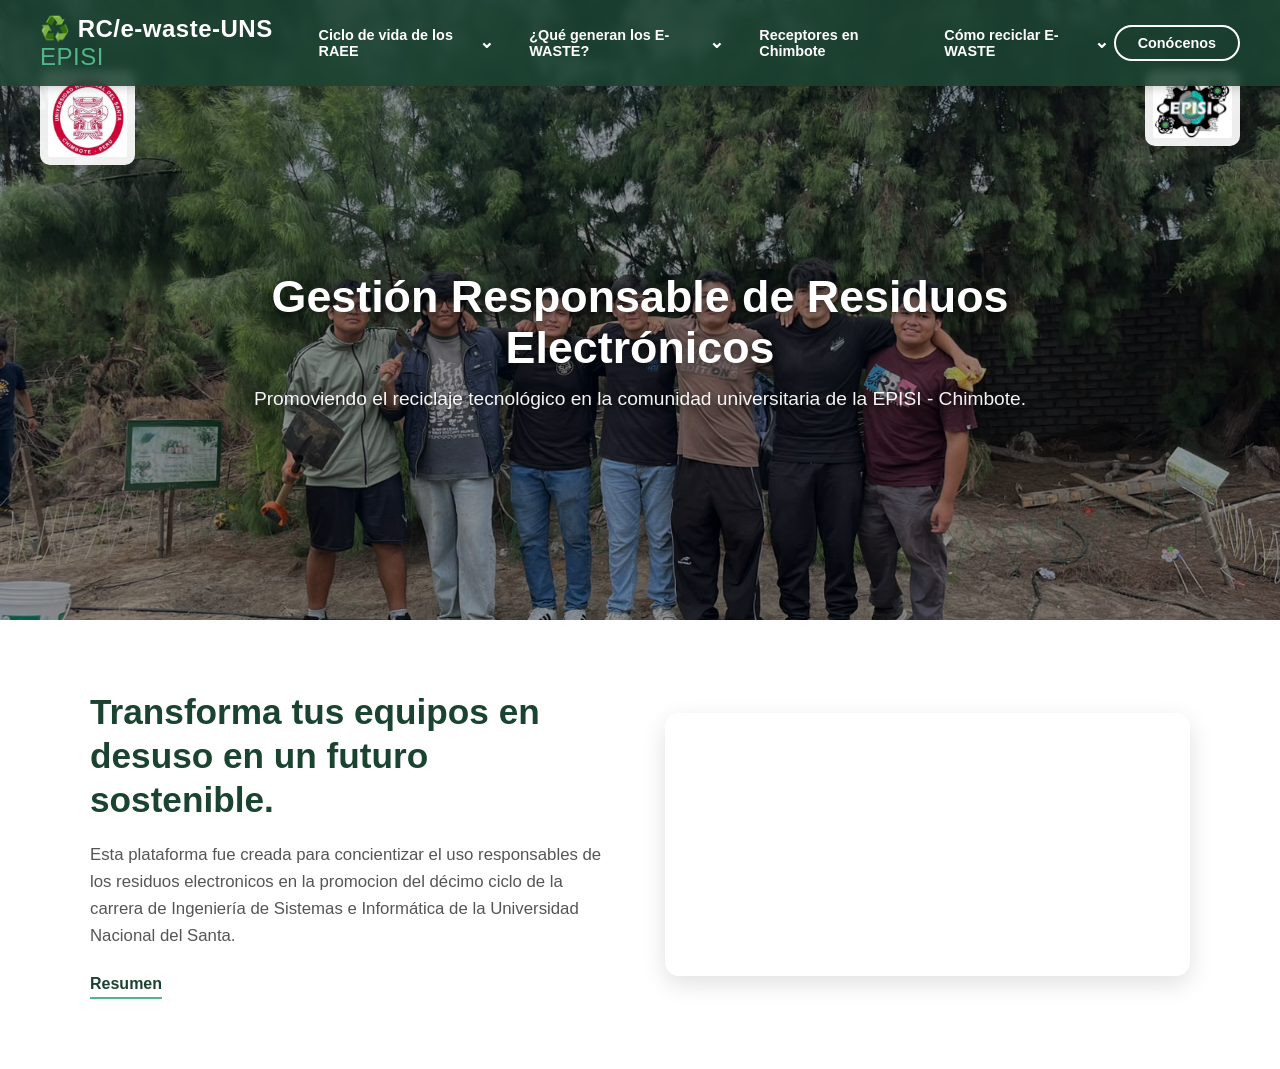
<file: index.html>
<html lang="es">
<head>
    <meta charset="UTF-8">
    <meta name="viewport" content="width=device-width, initial-scale=1.0">
    <title>Gestión de RAEE - EPISI Chimbote</title>
    <link rel="stylesheet" href="estilos.css">
</head>
<body>

    <!-- BARRA DE NAVEGACIÓN SUPERIOR CON MENÚS DESPLEGABLES -->
    <header class="navbar">
        <div class="logo">
            <a href="index.html">♻️ RC/e-waste-UNS <span>EPISI</span></a>
        </div>

        <nav class="menu-principal">
            <ul>
                <!-- Punto 1: Ciclo de vida -->
                <li class="dropdown">
                    <a href="#ciclo-vida">Ciclo de vida de los RAEE <span class="flecha">⌄</span></a>
                    <ul class="submenu">
                        <li><a href="definicion.html">Definición</a></li>
                        <li><a href="eficiencia.html">Eficiencia energética de aparatos electrónicos</a></li>
                        <li><a href="tiempo-vida.html">Tiempo de vida útil de aparatos electrónicos</a></li>
                    </ul>
                </li>

                <!-- Punto 2: ¿Qué generan los E-WASTE? -->
                <li class="dropdown">
                    <a href="#impacto">¿Qué generan los E-WASTE? <span class="flecha">⌄</span></a>
                    <ul class="submenu">
                        <li><a href="suelo-agua.html">Contaminación del suelo y agua</a></li>
                        <li><a href="aire-clima.html">Contaminación de aire y cambio climático</a></li>
                        <li><a href="recursos.html">Agotamiento de recursos naturales</a></li>
                    </ul>
                </li>

                <!-- Punto 3: Receptores en Chimbote (Enlace directo) -->
                <li>
                    <a href="p-acopio.html">Receptores en Chimbote</a>
                </li>

                <!-- Punto 4: Cómo reciclar E-WASTE -->
                <li class="dropdown">
                    <a href="#como-reciclar">Cómo reciclar E-WASTE <span class="flecha">⌄</span></a>
                    <ul class="submenu">
                        <li><a href="clasificar.html">Cómo clasificar</a></li>
                        <li><a href="manipulacion.html">Manipulación de los E-WASTE</a></li>
                        <li><a href="entrega.html">Preparación y entrega segura</a></li>
                    </ul>
                </li>
            </ul>
        </nav>

      
        <div class="boton-nav">
            <a href="conocenos.html" class="btn-outline">Conócenos</a>
        </div>
    </header>

    <section class="hero-portada">
        <img src="uns.jpg" alt="Logouns" class="img-esquina-izq">
        <img src="EPICHI.jpg" alt="logoepisi" class="img-esquina-der">
        <div class="hero-overlay">
            <h1>Gestión Responsable de Residuos Electrónicos</h1>
            <p>Promoviendo el reciclaje tecnológico en la comunidad universitaria de la EPISI - Chimbote.</p>
        </div>
    </section>

    <!-- SECCIÓN INFERIOR DIVIDIDA (Texto y Video) -->
    <section class="seccion-dividida">
        <div class="columna-texto">
            <h2>Transforma tus equipos en desuso en un futuro sostenible.</h2>
            <p>
                Esta plataforma fue creada para concientizar el uso responsables de los residuos electronicos en la promocion del décimo ciclo de la carrera de Ingeniería de Sistemas e Informática de la Universidad Nacional del Santa.
            </p>
            <a href="capacitacion.html" class="btn-secundario">Resumen</a>
        </div>

        <div class="columna-media">
            
            <video autoplay muted loop playsinline class="video-destacado">
                <source src="video-reciclaje.mp4" type="video/mp4">
                Tu navegador no soporta la reproducción de videos.
            </video>
        </div>
    </section>

</body>
</html>
</file>
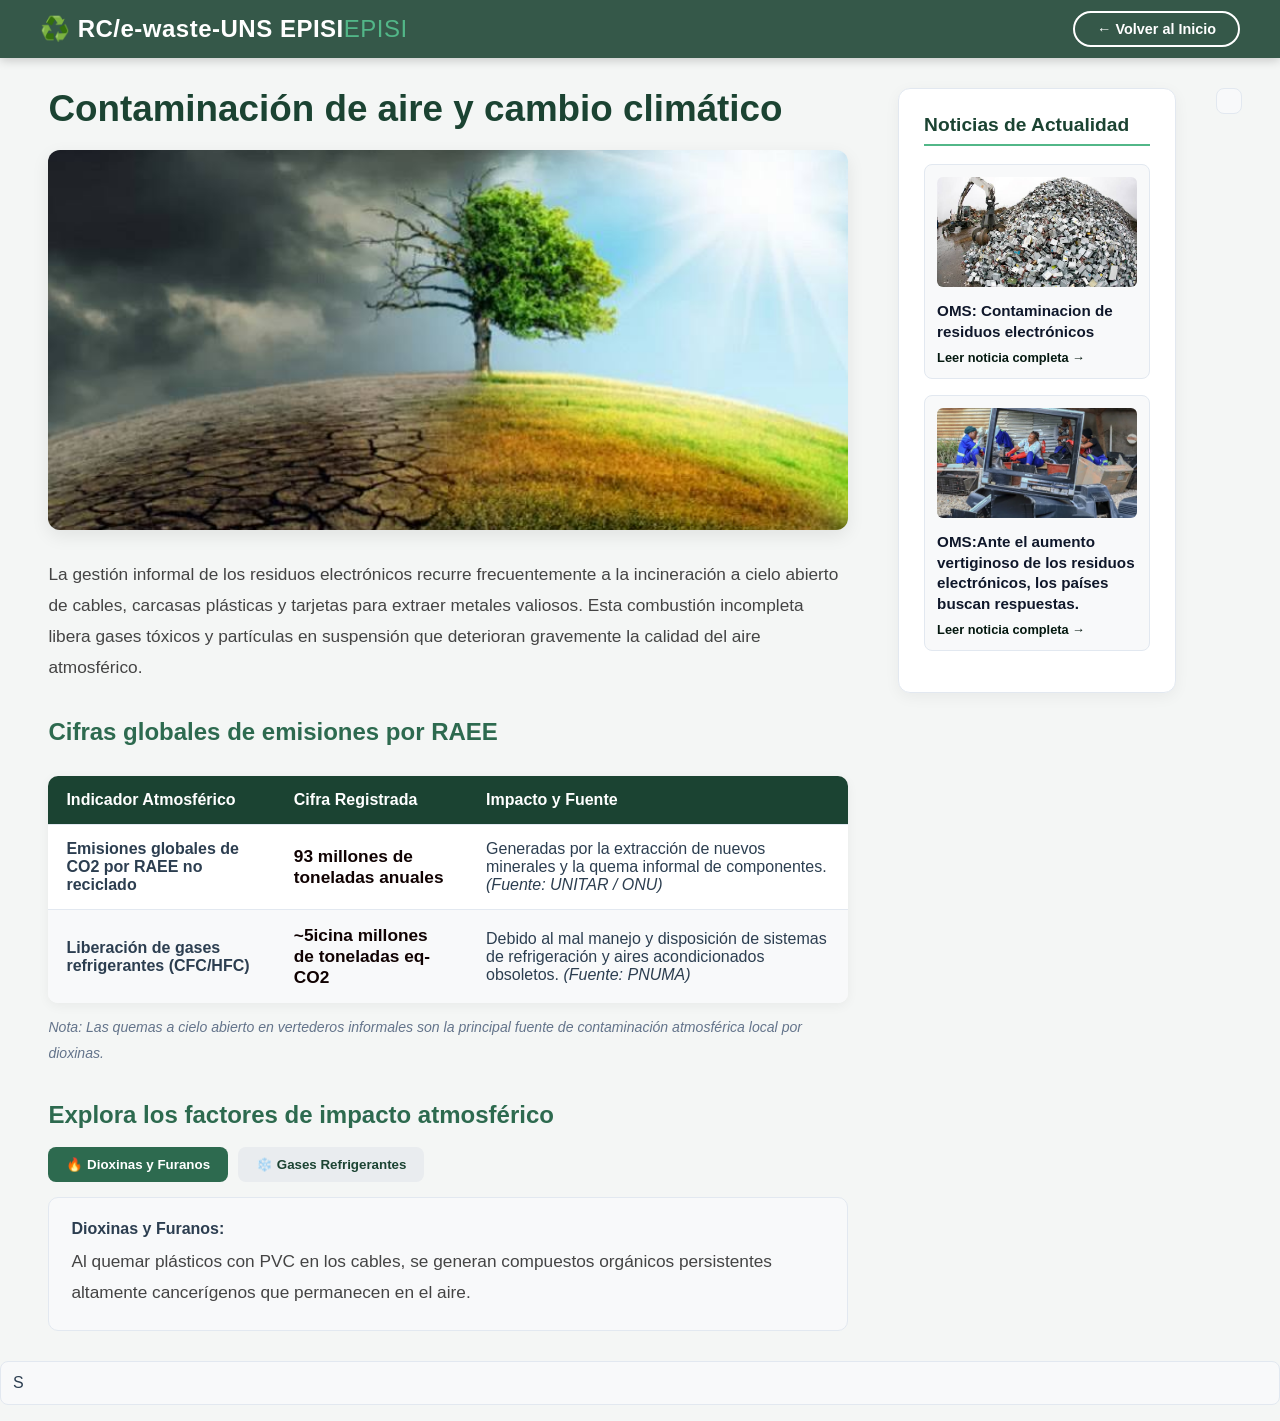
<file: aire-clima.html>
<!DOCTYPE html>
<html lang="es">
<head>
    <meta charset="UTF-8">
    <meta name="viewport" content="width=device-width, initial-scale=1.0">
    <title>Contaminación de Aire y Cambio Climático - EPISI</title>
    <link rel="stylesheet" href="estilos.css">
    <style>
        body { 
            background-color: #f4f6f5; 
            color: #2c3e50; 
            margin: 0; 
            font-family: 'Segoe UI', Tahoma, Geneva, Verdana, sans-serif;
        }
        .layout-dividido {
            display: flex; gap: 40px; width: 94%; max-width: 1600px;
            margin: 30px auto; align-items: flex-start;
        }
        .columna-izquierda { width: 75%; background: transparent; padding: 0 10px; }
        .columna-derecha {
            width: 25%; background: #ffffff; padding: 25px; border-radius: 12px;
            box-shadow: 0 4px 15px rgba(0, 0, 0, 0.05); border: 1px solid #e2e8f0;
            position: sticky; top: 25px;
        }

        h1 { color: #1b4332; font-size: 2.3rem; margin-bottom: 20px; margin-top: 0; font-weight: 800; }
        h2 { color: #2d6a4f; font-size: 1.5rem; margin-top: 35px; margin-bottom: 18px; }
        .titulo-noticias { color: #1b4332; font-size: 1.2rem; margin-bottom: 18px; border-bottom: 2px solid #52b788; padding-bottom: 8px; }
        p { font-size: 1.08rem; color: #444; line-height: 1.8; margin-bottom: 20px; }

        .img-destacada { width: 100%; height: 380px; object-fit: cover; border-radius: 12px; margin-bottom: 25px; box-shadow: 0 6px 18px rgba(0, 0, 0, 0.08); }

        /* Pestañas interactivas */
        .tabs-botones { display: flex; gap: 10px; margin-bottom: 15px; flex-wrap: wrap; }
        .tab-btn {
            background: #e9ecef; border: none; padding: 10px 18px; border-radius: 8px;
            font-weight: 700; color: #1b4332; cursor: pointer; transition: background 0.3s;
        }
        .tab-btn.activo, .tab-btn:hover { background: #2d6a4f; color: #ffffff; }
        .tab-panel { background: #f8f9fa; padding: 22px; border-radius: 10px; border: 1px solid #e2e8f0; display: none; }
        .tab-panel.activo { display: block; }

        /* Tabla de cifras */
        .tabla-cifras {
            width: 100%; border-collapse: collapse; margin: 30px 0 12px 0;
            background-color: #ffffff; border-radius: 10px; overflow: hidden;
            box-shadow: 0 3px 12px rgba(0, 0, 0, 0.05);
        }
        .tabla-cifras th, .tabla-cifras td { padding: 15px 18px; text-align: left; border-bottom: 1px solid #e2e8f0; font-size: 1rem; }
        .tabla-cifras th { background-color: #1b4332; color: #ffffff; font-weight: 700; }
        .tabla-cifras tr:last-child td { border-bottom: none; }
        .tabla-cifras tr:nth-child(even) { background-color: #f8f9fa; }
        .cifra-destacada { font-weight: 800; color: #100202; font-size: 1.08rem; }
        .fuente-tabla { font-size: 0.88rem; color: #64748b; font-style: italic; margin-bottom: 30px; }

        .card-noticia-lateral {
            display: block; background: #f8f9fa; border: 1px solid #e2e8f0; border-radius: 8px;
            padding: 12px; margin-bottom: 16px; text-decoration: none; color: inherit;
            transition: transform 0.2s, box-shadow 0.2s;
        }
        .card-noticia-lateral:hover { transform: translateY(-3px); box-shadow: 0 6px 14px rgba(0, 0, 0, 0.08); border-color: #52b788; }
        .card-noticia-lateral img { width: 100%; height: 110px; object-fit: cover; border-radius: 6px; margin-bottom: 10px; }
        .card-noticia-lateral h4 { font-size: 0.95rem; color: #0f172a; margin: 0 0 6px 0; line-height: 1.35; }
        .card-noticia-lateral span { font-size: 0.8rem; color: #04180f; font-weight: 600; }

        @media (max-width: 992px) {
            .layout-dividido { flex-direction: column; width: 95%; }
            .columna-izquierda, .columna-derecha { width: 100%; }
            .columna-derecha { position: static; margin-top: 30px; }
            .img-destacada { height: 240px; }
        }
    </style>
</head>
<body>

    <header class="navbar" style="position: relative;">
        <div class="logo"><a href="index.html">♻️  RC/e-waste-UNS EPISI<span>EPISI</span></a></div>
        <div class="boton-nav"><a href="index.html" class="btn-outline">← Volver al Inicio</a></div>
    </header>

    <div class="layout-dividido">
        <main class="columna-izquierda">
            <h1>Contaminación de aire y cambio climático</h1>
            
            <img src="images.jpg" alt="Emisiones tóxicas y quema informal de RAEE" class="img-destacada">

            <p>
                La gestión informal de los residuos electrónicos recurre frecuentemente a la incineración a cielo abierto de cables, carcasas plásticas y tarjetas para extraer metales valiosos. Esta combustión incompleta libera gases tóxicos y partículas en suspensión que deterioran gravemente la calidad del aire atmosférico.
            </p>

            <h2>Cifras globales de emisiones por RAEE</h2>
            <table class="tabla-cifras">
                <thead>
                    <tr>
                        <th>Indicador Atmosférico</th>
                        <th>Cifra Registrada</th>
                        <th>Impacto y Fuente</th>
                    </tr>
                </thead>
                <tbody>
                    <tr>
                        <td><strong>Emisiones globales de CO2 por RAEE no reciclado</strong></td>
                        <td><span class="cifra-destacada">93 millones de toneladas anuales</span></td>
                        <td>Generadas por la extracción de nuevos minerales y la quema informal de componentes. <em>(Fuente: UNITAR / ONU)</em></td>
                    </tr>
                    <tr>
                        <td><strong>Liberación de gases refrigerantes (CFC/HFC)</strong></td>
                        <td><span class="cifra-destacada">~5icina millones de toneladas eq-CO2</span></td>
                        <td>Debido al mal manejo y disposición de sistemas de refrigeración y aires acondicionados obsoletos. <em>(Fuente: PNUMA)</em></td>
                    </tr>
                </tbody>
            </table>
            <p class="fuente-tabla">Nota: Las quemas a cielo abierto en vertederos informales son la principal fuente de contaminación atmosférica local por dioxinas.</p>

            <h2>Explora los factores de impacto atmosférico</h2>
            <div class="tabs-botones">
                <button class="tab-btn activo" onclick="mostrarTab('dioxinas', this)">🔥 Dioxinas y Furanos</button>
                <button class="tab-btn" onclick="mostrarTab('refrigerantes', this)">❄️ Gases Refrigerantes</button>
            </div>

            <div id="dioxinas" class="tab-panel activo">
                <strong>Dioxinas y Furanos:</strong>
                <p style="margin-top: 8px; margin-bottom: 0;">Al quemar plásticos con PVC en los cables, se generan compuestos orgánicos persistentes altamente cancerígenos que permanecen en el aire.</p>
            </div>

            <div id="refrigerantes" class="tab-panel">
                <strong>Gases Refrigerantes:</strong>
                <p style="margin-top: 8px; margin-bottom: 0;">El desmantelamiento sin control de electrodomésticos libera gases con un potencial de calentamiento global miles de veces superior al del dióxido de carbono.</p>
            </div>
        </main>

        <aside class="columna-derecha">
            <h3 class="titulo-noticias">Noticias de Actualidad</h3>
            <a href="https://www.who.int/news-room/fact-sheets/detail/electronic-waste-%28e-waste%29" target="_blank" rel="noopener noreferrer" class="card-noticia-lateral">
                <img src="cha.jpg" alt="Calidad del aire">
                <h4>OMS: Contaminacion de residuos electrónicos</h4>
                <span>Leer noticia completa →</span>
            </a>

            <a href=" https://www.unep.org/en/news-and-stories/story/electronic-waste-surges-countries-look-answers" target="_blank" rel="noopener noreferrer" class="card-noticia-lateral">
                <img src="la.jpg" alt="cambioclimatico">
                <h4>OMS:Ante el aumento vertiginoso de los residuos electrónicos, los países buscan respuestas.</h4>
                <span>Leer noticia completa →</span>
        </aside>
    </div>
S
    <script>
        function mostrarTab(idPanel, boton) {
            document.querySelectorAll('.tab-panel').forEach(p => p.classList.remove('activo'));
            document.querySelectorAll('.tab-btn').forEach(b => b.classList.remove('activo'));
            document.getElementById(idPanel).classList.add('activo');
            boton.classList.add('activo');
        }
    </script>
</body>
</html>
</file>
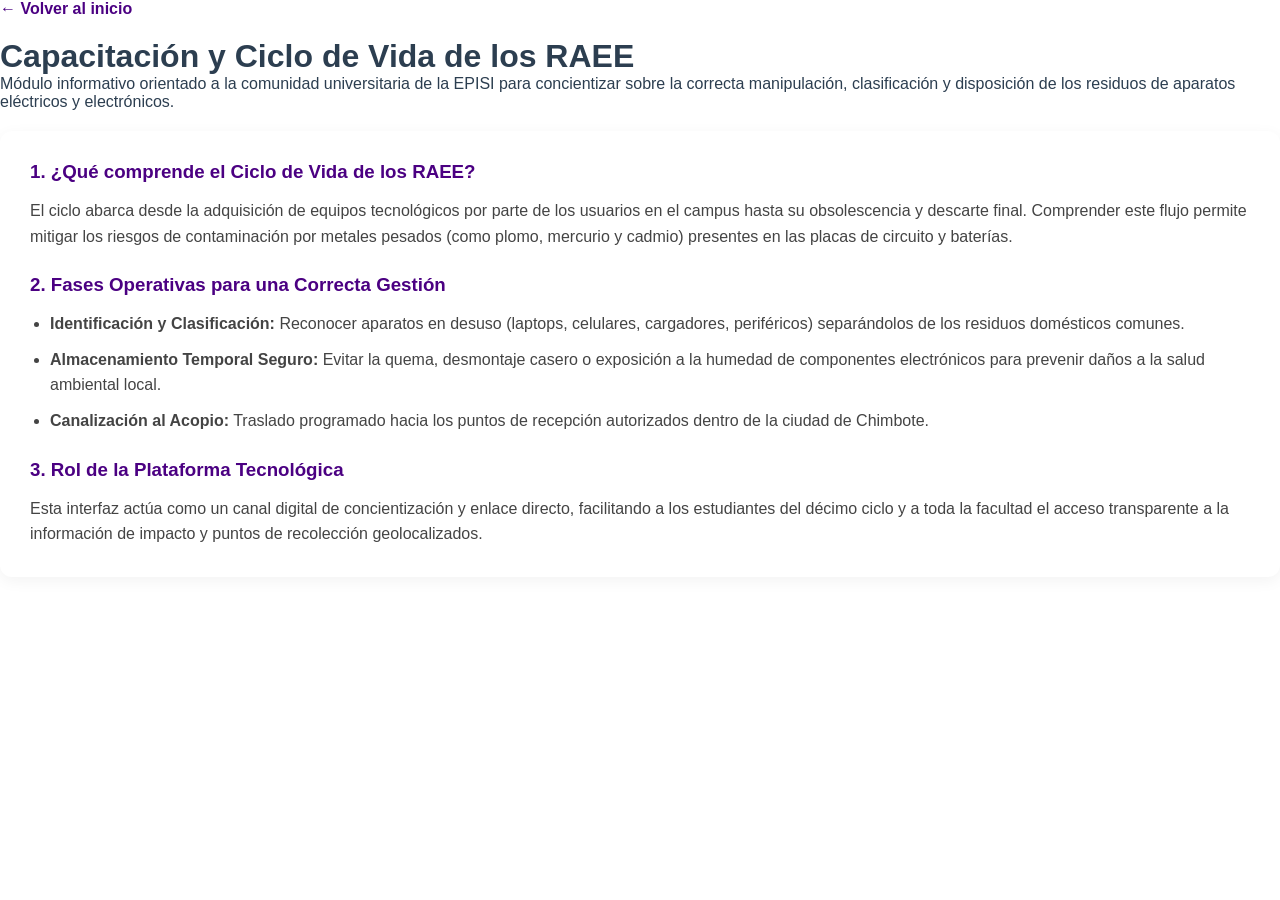
<file: capacitacion.html>
<!DOCTYPE html>
<html lang="es">
<head>
    <meta charset="UTF-8">
    <meta name="viewport" content="width=device-width, initial-scale=1.0">
    <title>Capacitación para el Reciclaje - RAEE Chimbote</title>
  
    <link rel="stylesheet" href="estilos.css">
</head>
<body>

    <main class="contenedor-portada">
     
        <a href="index.html" class="btn-volver" style="display: inline-block; margin-bottom: 20px; color: #4B0082; text-decoration: none; font-weight: bold;">← Volver al inicio</a>

        <h1 class="titulo">Capacitación y Ciclo de Vida de los RAEE</h1>
        <p class="descripcion">
            Módulo informativo orientado a la comunidad universitaria de la EPISI para concientizar sobre la correcta manipulación, clasificación y disposición de los residuos de aparatos eléctricos y electrónicos.
        </p>

        <!-- Sección de contenido estructurado -->
        <section class="seccion-contenido" style="text-align: left; background: #ffffff; padding: 30px; border-radius: 12px; box-shadow: 0 4px 15px rgba(0,00,0,0.05); margin-top: 20px;">
            
            <h3 style="color: #4B0082; margin-bottom: 15px;">1. ¿Qué comprende el Ciclo de Vida de los RAEE?</h3>
            <p style="margin-bottom: 15px; color: #444; line-height: 1.6;">
                El ciclo abarca desde la adquisición de equipos tecnológicos por parte de los usuarios en el campus hasta su obsolescencia y descarte final. Comprender este flujo permite mitigar los riesgos de contaminación por metales pesados (como plomo, mercurio y cadmio) presentes en las placas de circuito y baterías.
            </p>

            <h3 style="color: #4B0082; margin-bottom: 15px; margin-top: 25px;">2. Fases Operativas para una Correcta Gestión</h3>
            <ul style="margin-bottom: 20px; color: #444; line-height: 1.6; padding-left: 20px;">
                <li style="margin-bottom: 10px;"><strong>Identificación y Clasificación:</strong> Reconocer aparatos en desuso (laptops, celulares, cargadores, periféricos) separándolos de los residuos domésticos comunes.</li>
                <li style="margin-bottom: 10px;"><strong>Almacenamiento Temporal Seguro:</strong> Evitar la quema, desmontaje casero o exposición a la humedad de componentes electrónicos para prevenir daños a la salud ambiental local.</li>
                <li style="margin-bottom: 10px;"><strong>Canalización al Acopio:</strong> Traslado programado hacia los puntos de recepción autorizados dentro de la ciudad de Chimbote.</li>
            </ul>

            <h3 style="color: #4B0082; margin-bottom: 15px; margin-top: 25px;">3. Rol de la Plataforma Tecnológica</h3>
            <p style="color: #444; line-height: 1.6;">
                Esta interfaz actúa como un canal digital de concientización y enlace directo, facilitando a los estudiantes del décimo ciclo y a toda la facultad el acceso transparente a la información de impacto y puntos de recolección geolocalizados.
            </p>

        </section>
    </main>

</body>
</html>
</file>
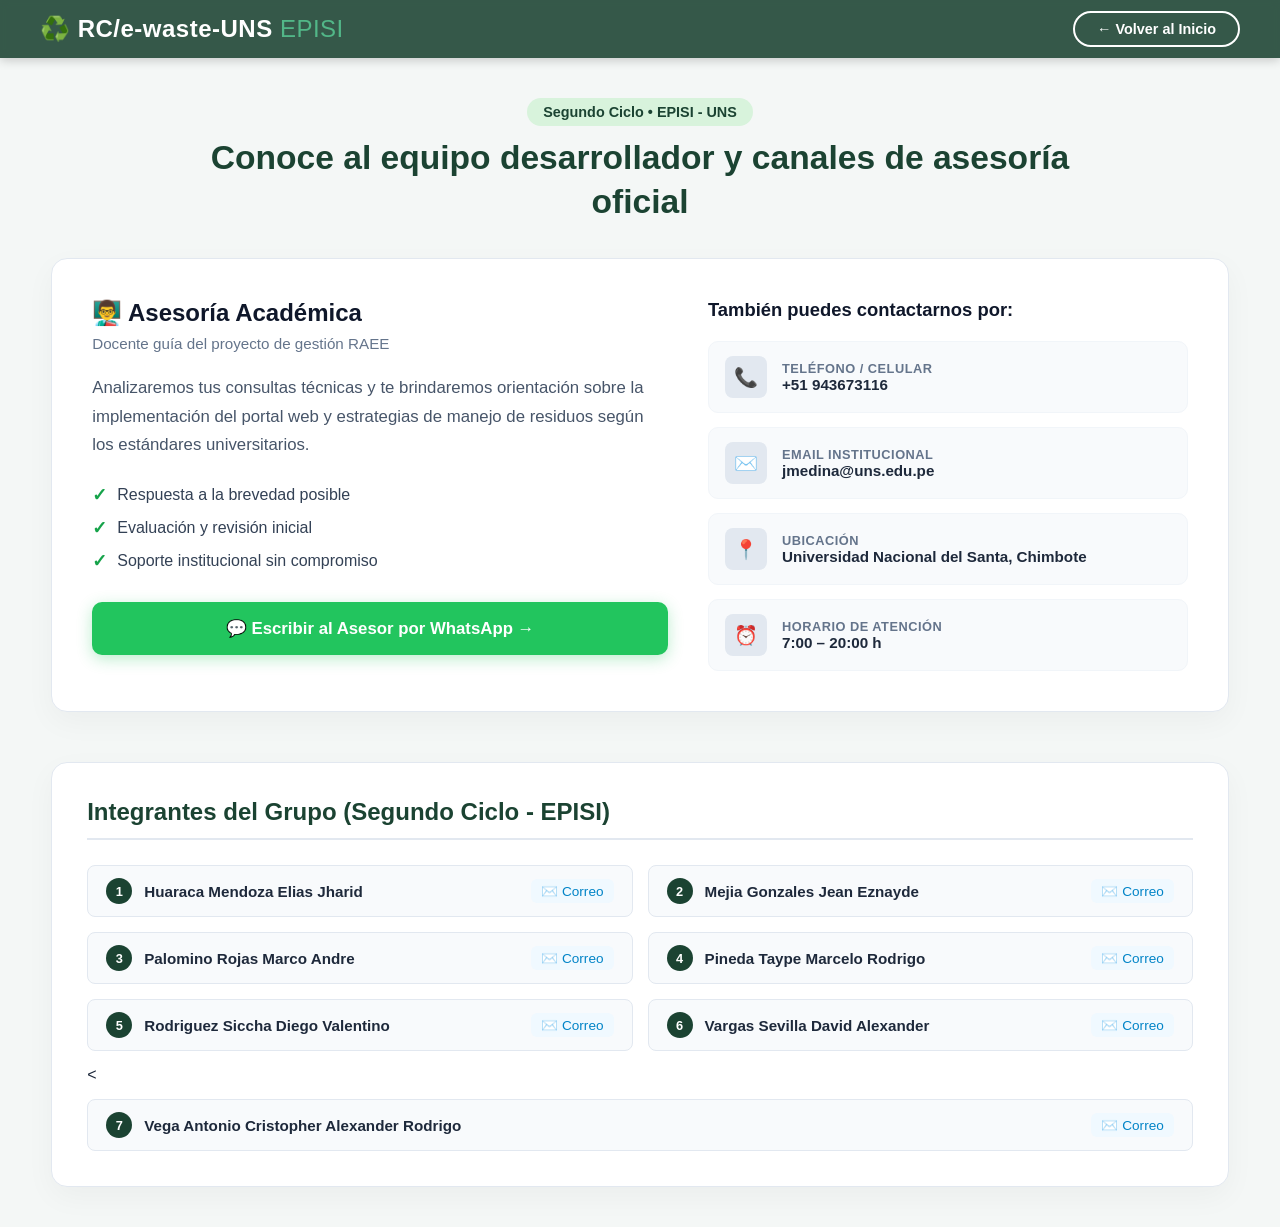
<file: conocenos.html>
<!DOCTYPE html>
<html lang="es">
<head>
    <meta charset="UTF-8">
    <meta name="viewport" content="width=device-width, initial-scale=1.0">
    <title>Conócenos - Equipo EPISI</title>
    <link rel="stylesheet" href="estilos.css">
    <style>
        body {
            background-color: #f4f7f6;
            color: #1e293b;
            margin: 0;
            font-family: 'Segoe UI', Tahoma, Geneva, Verdana, sans-serif;
        }

        .contenedor-principal {
            width: 92%;
            max-width: 1200px;
            margin: 40px auto;
        }

        /* Título superior de la sección */
        .encabezado-seccion {
            text-align: center;
            margin-bottom: 35px;
        }
        .encabezado-seccion .badge {
            background-color: #d8f3dc;
            color: #1b4332;
            font-weight: 700;
            padding: 6px 16px;
            border-radius: 20px;
            font-size: 0.9rem;
            display: inline-block;
            margin-bottom: 10px;
        }
        .encabezado-seccion h1 {
            color: #1b4332;
            font-size: 2.1rem;
            margin: 0 auto;
            max-width: 900px;
            font-weight: 800;
            line-height: 1.3;
        }

        /* Tarjeta contenedora principal estilo panel (como la referencia) */
        .tarjeta-panel {
            background: #ffffff;
            border: 1px solid #e2e8f0;
            border-radius: 16px;
            padding: 40px;
            box-shadow: 0 10px 30px rgba(0, 0, 0, 0.04);
            display: grid;
            grid-template-columns: 1.2fr 1fr;
            gap: 40px;
            align-items: start;
        }

        /* Columna Izquierda: Información de Asesoría y Botón WhatsApp */
        .info-izq h2 {
            font-size: 1.5rem;
            color: #0f172a;
            margin-top: 0;
            margin-bottom: 8px;
            display: flex;
            align-items: center;
            gap: 10px;
        }
        .info-izq .sub-texto {
            color: #64748b;
            font-size: 0.95rem;
            margin-bottom: 22px;
        }
        .info-izq p {
            color: #475569;
            font-size: 1.05rem;
            line-height: 1.7;
            margin-bottom: 25px;
        }

        /* Lista de verificación */
        .lista-checks {
            list-style: none;
            padding: 0;
            margin: 0 0 30px 0;
            display: flex;
            flex-direction: column;
            gap: 12px;
        }
        .lista-checks li {
            display: flex;
            align-items: center;
            gap: 10px;
            color: #334155;
            font-size: 1rem;
            font-weight: 500;
        }
        .lista-checks span.icono-check {
            color: #16a34a;
            font-weight: bold;
            font-size: 1.1rem;
        }

        /* Botón WhatsApp grande */
        .btn-whatsapp-principal {
            background-color: #22c55e;
            color: white;
            text-decoration: none;
            font-weight: 700;
            font-size: 1.05rem;
            padding: 16px 24px;
            border-radius: 10px;
            display: inline-flex;
            align-items: center;
            justify-content: center;
            gap: 10px;
            width: 100%;
            box-sizing: border-box;
            box-shadow: 0 4px 15px rgba(34, 197, 94, 0.3);
            transition: transform 0.2s, background-color 0.2s;
        }
        .btn-whatsapp-principal:hover {
            background-color: #16a34a;
            transform: translateY(-2px);
        }

        /* Columna Derecha: Tarjetas secundarias de contacto / Datos */
        .contacto-der h3 {
            font-size: 1.15rem;
            color: #0f172a;
            margin-top: 0;
            margin-bottom: 20px;
        }
        .grid-detalles-contacto {
            display: flex;
            flex-direction: column;
            gap: 14px;
        }
        .item-contacto {
            background: #f8fafc;
            border: 1px solid #f1f5f9;
            border-radius: 10px;
            padding: 14px 16px;
            display: flex;
            align-items: center;
            gap: 15px;
            transition: background 0.2s;
        }
        .item-contacto:hover {
            background: #f1f5f9;
        }
        .item-icono {
            background: #e2e8f0;
            width: 42px;
            height: 42px;
            border-radius: 8px;
            display: flex;
            align-items: center;
            justify-content: center;
            font-size: 1.2rem;
            flex-shrink: 0;
        }
        .item-info span {
            display: block;
            font-size: 0.8rem;
            color: #64748b;
            text-transform: uppercase;
            font-weight: 600;
            letter-spacing: 0.5px;
        }
        .item-info strong, .item-info a {
            font-size: 0.95rem;
            color: #1e293b;
            text-decoration: none;
            font-weight: 600;
        }
        .item-info a:hover {
            color: #0284c7;
            text-decoration: underline;
        }

        /* Sección Inferior: Listado de los 7 Integrantes del Ciclo */
        .seccion-integrantes {
            margin-top: 50px;
            background: #ffffff;
            border: 1px solid #e2e8f0;
            border-radius: 16px;
            padding: 35px;
            box-shadow: 0 10px 30px rgba(0, 0, 0, 0.04);
        }
        .seccion-integrantes h2 {
            color: #1b4332;
            font-size: 1.5rem;
            margin-top: 0;
            margin-bottom: 25px;
            border-bottom: 2px solid #e2e8f0;
            padding-bottom: 12px;
        }
        .tabla-columnas-integrantes {
            display: grid;
            grid-template-columns: repeat(2, 1fr);
            gap: 15px;
        }
        .tarjeta-miembro {
            background: #f8fafc;
            border: 1px solid #e2e8f0;
            border-radius: 8px;
            padding: 12px 18px;
            display: flex;
            align-items: center;
            justify-content: space-between;
        }
        .miembro-info {
            display: flex;
            align-items: center;
            gap: 12px;
        }
        .miembro-num {
            background: #1b4332;
            color: white;
            width: 26px;
            height: 26px;
            border-radius: 50%;
            display: flex;
            align-items: center;
            justify-content: center;
            font-size: 0.8rem;
            font-weight: bold;
        }
        .miembro-nombre {
            font-weight: 600;
            color: #1e293b;
            font-size: 0.95rem;
            margin: 0;
        }
        .miembro-correo {
            font-size: 0.85rem;
            color: #0284c7;
            text-decoration: none;
            background: #f0f9ff;
            padding: 4px 10px;
            border-radius: 6px;
            font-weight: 500;
        }
        .miembro-correo:hover {
            text-decoration: underline;
        }

        /* Diseño Responsivo para Celulares */
        @media (max-width: 992px) {
            .tarjeta-panel {
                grid-template-columns: 1fr;
                padding: 25px;
            }
            .tabla-columnas-integrantes {
                grid-template-columns: 1fr;
            }
            .encabezado-seccion h1 {
                font-size: 1.6rem;
            }
        }
    </style>
</head>
<body>

    <!-- Barra de navegación superior -->
    <header class="navbar" style="position: relative;">
        <div class="logo"><a href="index.html">♻️ RC/e-waste-UNS <span>EPISI</span></a></div>
        <div class="boton-nav"><a href="index.html" class="btn-outline">← Volver al Inicio</a></div>
    </header>

    <main class="contenedor-principal">
        
        <!-- Título principal -->
        <div class="encabezado-seccion">
            <span class="badge">Segundo Ciclo • EPISI - UNS</span>
            <h1>Conoce al equipo desarrollador y canales de asesoría oficial</h1>
        </div>

        <div class="tarjeta-panel">
            
            <!-- Columna Izquierda: Asesoría y WhatsApp -->
            <div class="info-izq">
                <h2>
                    <span>👨‍🏫 Asesoría Académica</span> 
                </h2>
                <div class="sub-texto">Docente guía del proyecto de gestión RAEE</div>
                <p>
                    Analizaremos tus consultas técnicas y te brindaremos orientación sobre la implementación del portal web y estrategias de manejo de residuos según los estándares universitarios.
                </p>

                <ul class="lista-checks">
                    <li><span class="icono-check">✓</span> Respuesta a la brevedad posible</li>
                    <li><span class="icono-check">✓</span> Evaluación y revisión inicial</li>
                    <li><span class="icono-check">✓</span> Soporte institucional sin compromiso</li>
                </ul>

                
                <a href="https://wa.me/51943673116?text=Hola%20Profesor,%20le%20escribo%20desde%20el%20portal%20web%20de%20gesti%C3%B3n%20de%20RAEE%20-%20EPISI." 
                   target="_blank" 
                   rel="noopener noreferrer" 
                   class="btn-whatsapp-principal">
                    💬 Escribir al Asesor por WhatsApp →
                </a>
            </div>

            <!-- Columna Derecha: Tarjetas secundarias de contacto -->
            <div class="contacto-der">
                <h3>También puedes contactarnos por:</h3>
                
                <div class="grid-detalles-contacto">
                    
                    
                    <div class="item-contacto">
                        <div class="item-icono">📞</div>
                        <div class="item-info">
                            <span>Teléfono / Celular</span>
                            <strong>+51 943673116</strong>
                        </div>
                    </div>

                    <!-- Email -->
                    <div class="item-contacto">
                        <div class="item-icono">✉️</div>
                        <div class="item-info">
                            <span>Email Institucional</span>
                            <a href="mailto:episi.raee@uns.edu.pe">jmedina@uns.edu.pe</a>
                        </div>
                    </div>

                    <!-- Ubicación -->
                    <div class="item-contacto">
                        <div class="item-icono">📍</div>
                        <div class="item-info">
                            <span>Ubicación</span>
                            <strong>Universidad Nacional del Santa, Chimbote</strong>
                        </div>
                    </div>

                    <!-- Horario -->
                    <div class="item-contacto">
                        <div class="item-icono">⏰</div>
                        <div class="item-info">
                            <span>Horario de Atención</span>
                            <strong>7:00 – 20:00 h</strong>
                        </div>
                    </div>

                </div>
            </div>

        </div>

        <!-- Seccion de integrantes gsdbs-->
        <div class="seccion-integrantes">
            <h2>Integrantes del Grupo (Segundo Ciclo - EPISI)</h2>
            
            <div class="tabla-columnas-integrantes">
                
               
                <div class="tarjeta-miembro">
                    <div class="miembro-info">
                        <span class="miembro-num">1</span>
                        <p class="miembro-nombre">Huaraca Mendoza Elias Jharid</p>
                    </div>
                    <a href="https://mail.google.com/mail/?view=cm&fs=1&to=huaracaelias674@gmail.com" target="_blank" rel="noopener noreferrer" class="miembro-correo">✉️ Correo</a>
                </div>

                
                <div class="tarjeta-miembro">
                    <div class="miembro-info">
                        <span class="miembro-num">2</span>
                        <p class="miembro-nombre">Mejia Gonzales Jean Eznayde</p>
                    </div>
                    <a href="https://mail.google.com/mail/?view=cm&fs=1&to=jeanpauleznayder@gmail.com" target="_blank" rel="noopener noreferrer" class="miembro-correo">✉️ Correo</a>
                </div>

               
                <div class="tarjeta-miembro">
                    <div class="miembro-info">
                        <span class="miembro-num">3</span>
                        <p class="miembro-nombre">Palomino Rojas Marco Andre</p>
                    </div>
                    <a href="https://mail.google.com/mail/?view=cm&fs=1&to=marcoandrepalominorojas@gmail.com " target="_blank" rel="noopener noreferrer" class="miembro-correo">✉️ Correo</a>
                </div>

               
                <div class="tarjeta-miembro">
                    <div class="miembro-info">
                        <span class="miembro-num">4</span>
                        <p class="miembro-nombre">Pineda Taype Marcelo Rodrigo</p>
                    </div>
                    <a href="https://mail.google.com/mail/?view=cm&fs=1&to=marcepineda2008@gmail." target="_blank" rel="noopener noreferrer" class="miembro-correo">✉️ Correo</a>
                </div>

               
                <div class="tarjeta-miembro">
                    <div class="miembro-info">
                        <span class="miembro-num">5</span>
                        <p class="miembro-nombre">Rodriguez Siccha Diego Valentino</p>
                    </div>
                    <a href="https://mail.google.com/mail/?view=cm&fs=1&to=diegorodriguez18032008@gmail.com " target="_blank" rel="noopener noreferrer" class="miembro-correo">✉️ Correo</a>
                </div>

                
                <div class="tarjeta-miembro">
                    <div class="miembro-info">
                        <span class="miembro-num">6</span>
                        <p class="miembro-nombre">Vargas Sevilla David Alexander</p>
                    </div>
                    <a href="https://mail.google.com/mail/?view=cm&fs=1&to=davidalexandervs2020@gmail.com " target="_blank" rel="noopener noreferrer" class="miembro-correo">✉️ Correo</a>
                </div>

                <
                <div class="tarjeta-miembro" style="grid-column: span 2;">
                    <div class="miembro-info">
                        <span class="miembro-num">7</span>
                        <p class="miembro-nombre">Vega Antonio Cristopher Alexander Rodrigo </p>
                    </div>
                    <a href="https://mail.google.com/mail/?view=cm&fs=1&to= vegaantonio2007@gmail.com " target="_blank" rel="noopener noreferrer" class="miembro-correo">✉️ Correo</a>
                </div>

            </div>
        </div>

    </main>

</body>
</html>
</html>
</file>
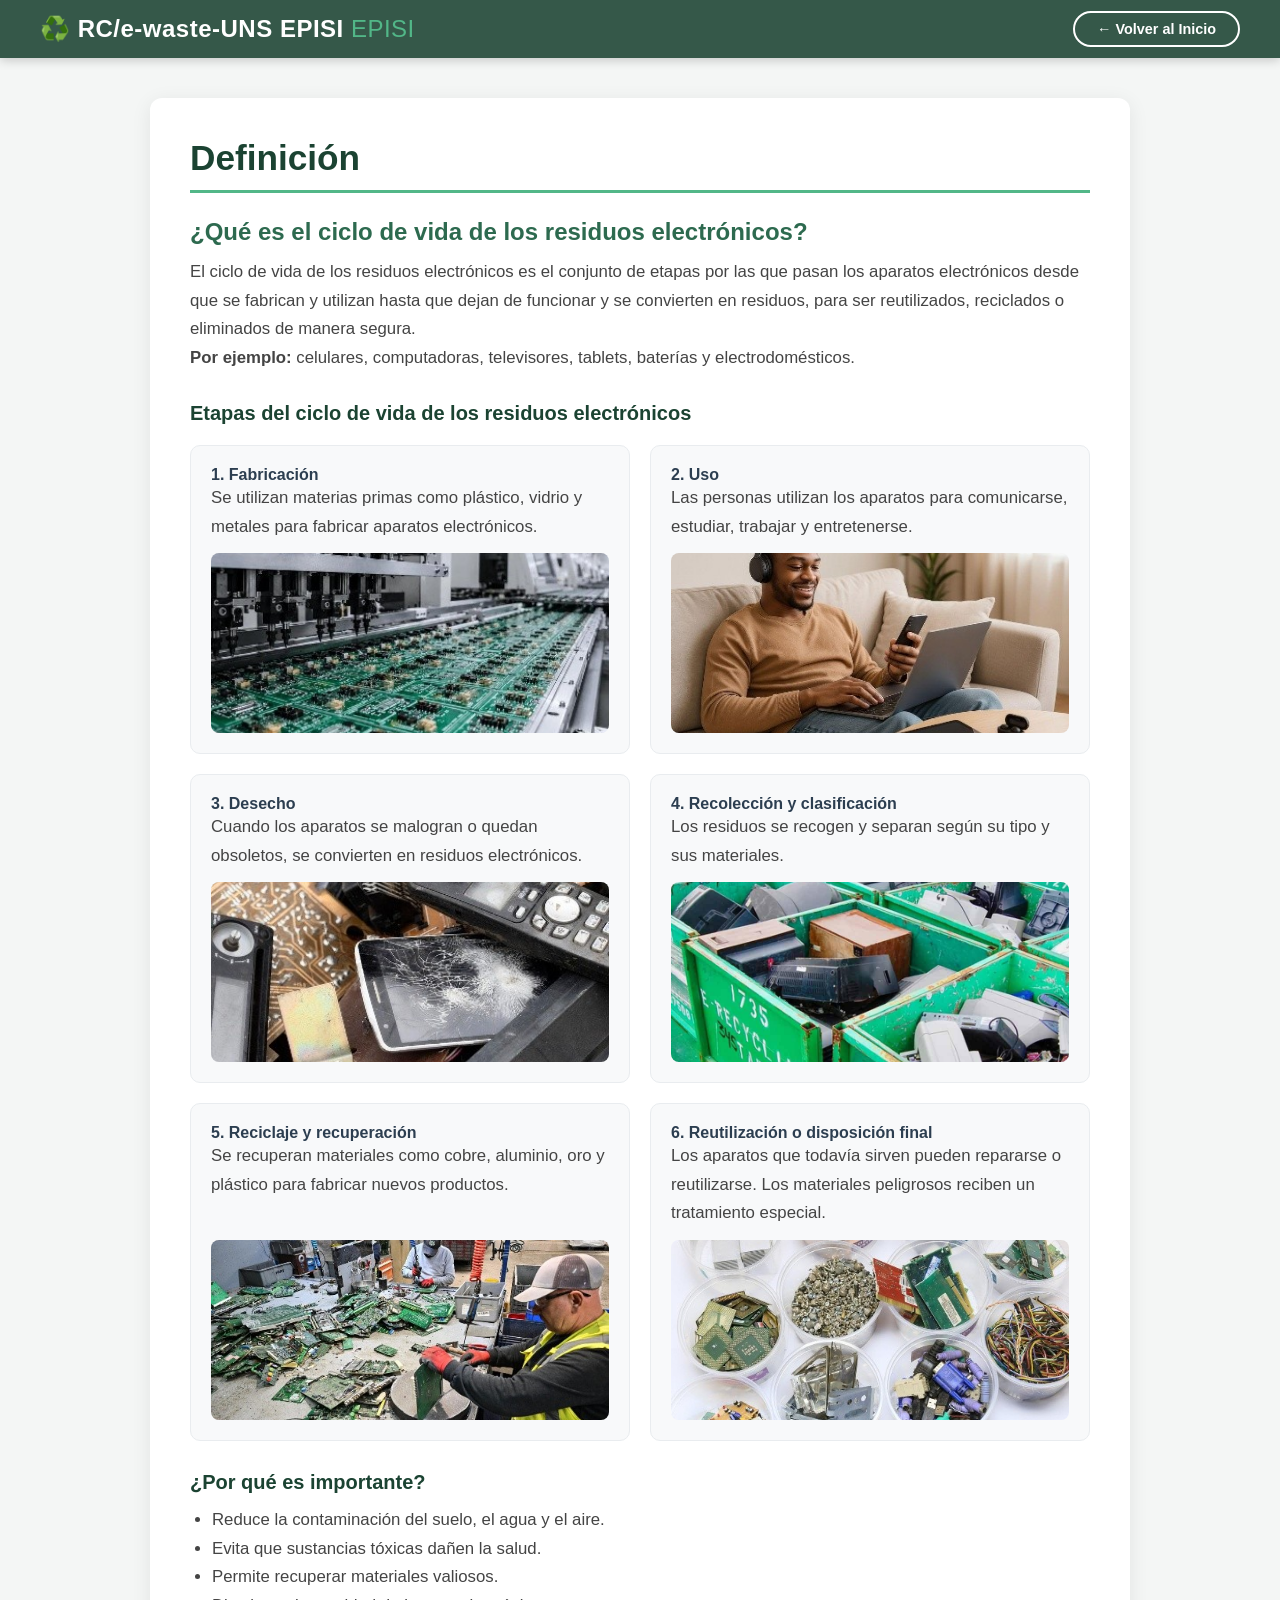
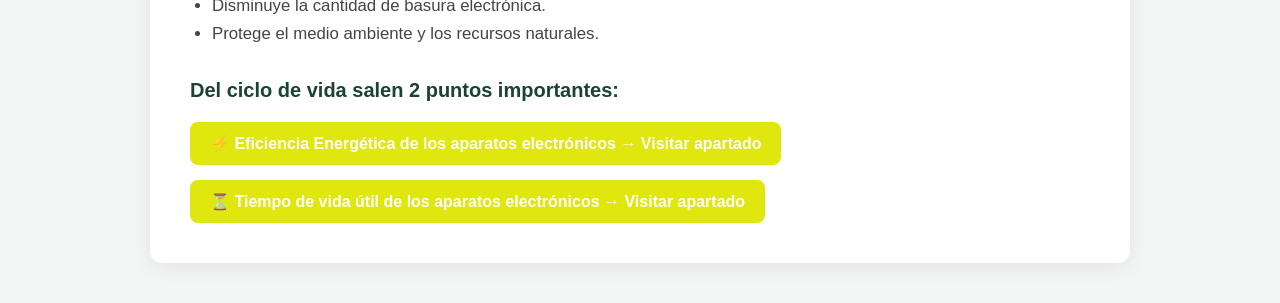
<file: definicion.html>
<!DOCTYPE html>
<html lang="es">
<head>
    <meta charset="UTF-8">
    <meta name="viewport" content="width=device-width, initial-scale=1.0">
    <title>Definición - Ciclo de Vida de los RAEE</title>
    <link rel="stylesheet" href="estilos.css">
    <style>
        body { background-color: #f4f6f5; color: #2c3e50; }
        .contenido-principal {
            max-width: 980px; margin: 40px auto; padding: 40px;
            background: #ffffff; border-radius: 12px;
            box-shadow: 0 4px 20px rgba(0, 0, 0, 0.08);
        }
        h1 { color: #1b4332; font-size: 2.2rem; margin-bottom: 20px; border-bottom: 3px solid #52b788; padding-bottom: 12px; }
        h2 { color: #2d6a4f; font-size: 1.5rem; margin-top: 25px; margin-bottom: 12px; }
        h3 { color: #1b4332; font-size: 1.25rem; margin-top: 30px; margin-bottom: 12px; }
        p, li { font-size: 1.05rem; color: #444; line-height: 1.7; }
        ul { margin-left: 22px; margin-bottom: 20px; }
        .etapa-grid { display: grid; grid-template-columns: 1fr 1fr; gap: 20px; margin-top: 20px; }
        .etapa-card {
            background: #f8f9fa; padding: 20px; border-radius: 10px;
            border: 1px solid #e9ecef; display: flex; flex-direction: column; justify-content: space-between;
        }
        .etapa-card img { width: 100%; height: 180px; object-fit: cover; border-radius: 8px; margin-top: 12px; }
        .accesos-directos { display: flex; gap: 15px; margin-top: 20px; flex-wrap: wrap; }
        .btn-apartado {
            background-color: #e0e70f; color: #ffffff; padding: 12px 20px;
            border-radius: 8px; text-decoration: none; font-weight: 600; transition: background-color 0.3s;
        }
        .btn-apartado:hover { background-color: #1b4332; }
        @media (max-width: 768px) { .etapa-grid { grid-template-columns: 1fr; } }
    </style>
</head>
<body>

    <header class="navbar" style="position: relative;">
        <div class="logo"><a href="index.html">♻️ RC/e-waste-UNS EPISI <span>EPISI</span></a></div>
        <div class="boton-nav"><a href="index.html" class="btn-outline">← Volver al Inicio</a></div>
    </header>

    <main class="contenido-principal">
        <h1>Definición</h1>
        <h2>¿Qué es el ciclo de vida de los residuos electrónicos?</h2>
        <p>
            El ciclo de vida de los residuos electrónicos es el conjunto de etapas por las que pasan los aparatos electrónicos desde que se fabrican y utilizan hasta que dejan de funcionar y se convierten en residuos, para ser reutilizados, reciclados o eliminados de manera segura.
        </p>
        <p><strong>Por ejemplo:</strong> celulares, computadoras, televisores, tablets, baterías y electrodomésticos.</p>

        <h3>Etapas del ciclo de vida de los residuos electrónicos</h3>
        <div class="etapa-grid">
            <div class="etapa-card">
                <div>
                    <strong>1. Fabricación</strong>
                    <p>Se utilizan materias primas como plástico, vidrio y metales para fabricar aparatos electrónicos.</p>
                </div>
                <img src="img1.jpg" alt="Etapa de fabricación">
            </div>

            <div class="etapa-card">
                <div>
                    <strong>2. Uso</strong>
                    <p>Las personas utilizan los aparatos para comunicarse, estudiar, trabajar y entretenerse.</p>
                </div>
                <img src="img2.jpg" alt="Etapa de uso">
            </div>

            <div class="etapa-card">
                <div>
                    <strong>3. Desecho</strong>
                    <p>Cuando los aparatos se malogran o quedan obsoletos, se convierten en residuos electrónicos.</p>
                </div>
                <img src="img3.jpg" alt="Etapa de desecho">
            </div>

            <div class="etapa-card">
                <div>
                    <strong>4. Recolección y clasificación</strong>
                    <p>Los residuos se recogen y separan según su tipo y sus materiales.</p>
                </div>
                <img src="img4.jpg" alt="Recolección y clasificación">
            </div>

            <div class="etapa-card">
                <div>
                    <strong>5. Reciclaje y recuperación</strong>
                    <p>Se recuperan materiales como cobre, aluminio, oro y plástico para fabricar nuevos productos.</p>
                </div>
                <img src="img5.jpg" alt="Reciclaje y recuperación">
            </div>

            <div class="etapa-card">
                <div>
                    <strong>6. Reutilización o disposición final</strong>
                    <p>Los aparatos que todavía sirven pueden repararse o reutilizarse. Los materiales peligrosos reciben un tratamiento especial.</p>
                </div>
                <img src="img6.jpg" alt="Reutilización o disposición final">
            </div>
        </div>

        <h3>¿Por qué es importante?</h3>
        <ul>
            <li>Reduce la contaminación del suelo, el agua y el aire.</li>
            <li>Evita que sustancias tóxicas dañen la salud.</li>
            <li>Permite recuperar materiales valiosos.</li>
            <li>Disminuye la cantidad de basura electrónica.</li>
            <li>Protege el medio ambiente y los recursos naturales.</li>
        </ul>

        <h3>Del ciclo de vida salen 2 puntos importantes:</h3>
        <div class="accesos-directos">
            <a href="eficiencia.html" class="btn-apartado">⚡ Eficiencia Energética de los aparatos electrónicos → Visitar apartado</a>
            <a href="tiempo-vida.html" class="btn-apartado">⏳ Tiempo de vida útil de los aparatos electrónicos → Visitar apartado</a>
        </div>
    </main>

</body>
</html>
</file>
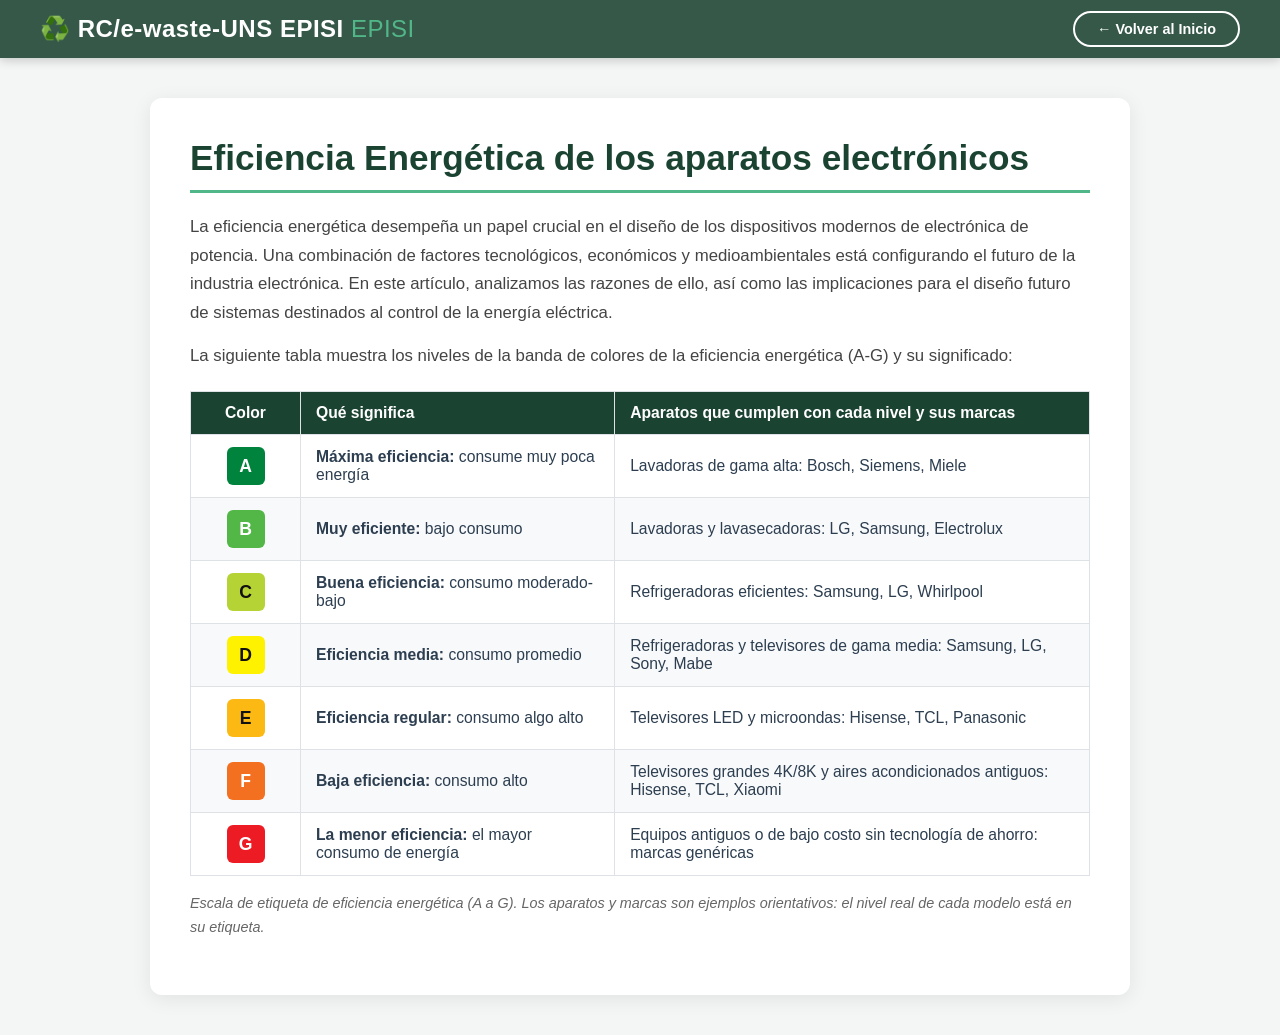
<file: eficiencia.html>
<!DOCTYPE html>
<html lang="es">
<head>
    <meta charset="UTF-8">
    <meta name="viewport" content="width=device-width, initial-scale=1.0">
    <title>Eficiencia Energética - RAEE EPISI</title>
    <link rel="stylesheet" href="estilos.css">
    <style>
        body { background-color: #f4f6f5; color: #2c3e50; }
        .contenido-principal {
            max-width: 980px; margin: 40px auto; padding: 40px;
            background: #ffffff; border-radius: 12px;
            box-shadow: 0 4px 20px rgba(0, 0, 0, 0.08);
        }
        h1 { color: #1b4332; font-size: 2.2rem; margin-bottom: 20px; border-bottom: 3px solid #52b788; padding-bottom: 12px; }
        p { font-size: 1.05rem; color: #444; line-height: 1.7; margin-bottom: 15px; }
        .tabla-estilizada { width: 100%; border-collapse: collapse; margin-top: 20px; margin-bottom: 15px; font-size: 0.98rem; }
        .tabla-estilizada th, .tabla-estilizada td { border: 1px solid #dee2e6; padding: 12px 15px; text-align: left; vertical-align: middle; }
        .tabla-estilizada th { background-color: #1b4332; color: #ffffff; }
        .tabla-estilizada tr:nth-child(even) { background-color: #f8f9fa; }
        .badge-energia {
            display: inline-block; width: 38px; height: 38px; line-height: 38px;
            text-align: center; font-weight: 800; font-size: 1.1rem; border-radius: 6px;
        }
        .nota-pie { font-size: 0.9rem; color: #666; font-style: italic; }
    </style>
</head>
<body>

    <header class="navbar" style="position: relative;">
        <div class="logo"><a href="index.html">♻️ RC/e-waste-UNS EPISI <span>EPISI</span></a></div>
        <div class="boton-nav"><a href="index.html" class="btn-outline">← Volver al Inicio</a></div>
    </header>

    <main class="contenido-principal">
        <h1>Eficiencia Energética de los aparatos electrónicos</h1>
        <p>
            La eficiencia energética desempeña un papel crucial en el diseño de los dispositivos modernos de electrónica de potencia. Una combinación de factores tecnológicos, económicos y medioambientales está configurando el futuro de la industria electrónica. En este artículo, analizamos las razones de ello, así como las implicaciones para el diseño futuro de sistemas destinados al control de la energía eléctrica.
        </p>
        <p>
            La siguiente tabla muestra los niveles de la banda de colores de la eficiencia energética (A-G) y su significado:
        </p>

        <table class="tabla-estilizada">
            <thead>
                <tr>
                    <th style="width: 110px; text-align: center;">Color</th>
                    <th>Qué significa</th>
                    <th>Aparatos que cumplen con cada nivel y sus marcas</th>
                </tr>
            </thead>
            <tbody>
                <tr>
                    <td style="text-align: center;"><span class="badge-energia" style="background-color: #00843d; color: #fff;">A</span></td>
                    <td><strong>Máxima eficiencia:</strong> consume muy poca energía</td>
                    <td>Lavadoras de gama alta: Bosch, Siemens, Miele</td>
                </tr>
                <tr>
                    <td style="text-align: center;"><span class="badge-energia" style="background-color: #52b747; color: #fff;">B</span></td>
                    <td><strong>Muy eficiente:</strong> bajo consumo</td>
                    <td>Lavadoras y lavasecadoras: LG, Samsung, Electrolux</td>
                </tr>
                <tr>
                    <td style="text-align: center;"><span class="badge-energia" style="background-color: #b5d334; color: #111;">C</span></td>
                    <td><strong>Buena eficiencia:</strong> consumo moderado-bajo</td>
                    <td>Refrigeradoras eficientes: Samsung, LG, Whirlpool</td>
                </tr>
                <tr>
                    <td style="text-align: center;"><span class="badge-energia" style="background-color: #fff200; color: #111;">D</span></td>
                    <td><strong>Eficiencia media:</strong> consumo promedio</td>
                    <td>Refrigeradoras y televisores de gama media: Samsung, LG, Sony, Mabe</td>
                </tr>
                <tr>
                    <td style="text-align: center;"><span class="badge-energia" style="background-color: #fdb913; color: #111;">E</span></td>
                    <td><strong>Eficiencia regular:</strong> consumo algo alto</td>
                    <td>Televisores LED y microondas: Hisense, TCL, Panasonic</td>
                </tr>
                <tr>
                    <td style="text-align: center;"><span class="badge-energia" style="background-color: #f37021; color: #fff;">F</span></td>
                    <td><strong>Baja eficiencia:</strong> consumo alto</td>
                    <td>Televisores grandes 4K/8K y aires acondicionados antiguos: Hisense, TCL, Xiaomi</td>
                </tr>
                <tr>
                    <td style="text-align: center;"><span class="badge-energia" style="background-color: #ed1c24; color: #fff;">G</span></td>
                    <td><strong>La menor eficiencia:</strong> el mayor consumo de energía</td>
                    <td>Equipos antiguos o de bajo costo sin tecnología de ahorro: marcas genéricas</td>
                </tr>
            </tbody>
        </table>
        <p class="nota-pie">
            Escala de etiqueta de eficiencia energética (A a G). Los aparatos y marcas son ejemplos orientativos: el nivel real de cada modelo está en su etiqueta.
        </p>
    </main>

</body>
</html>
</file>
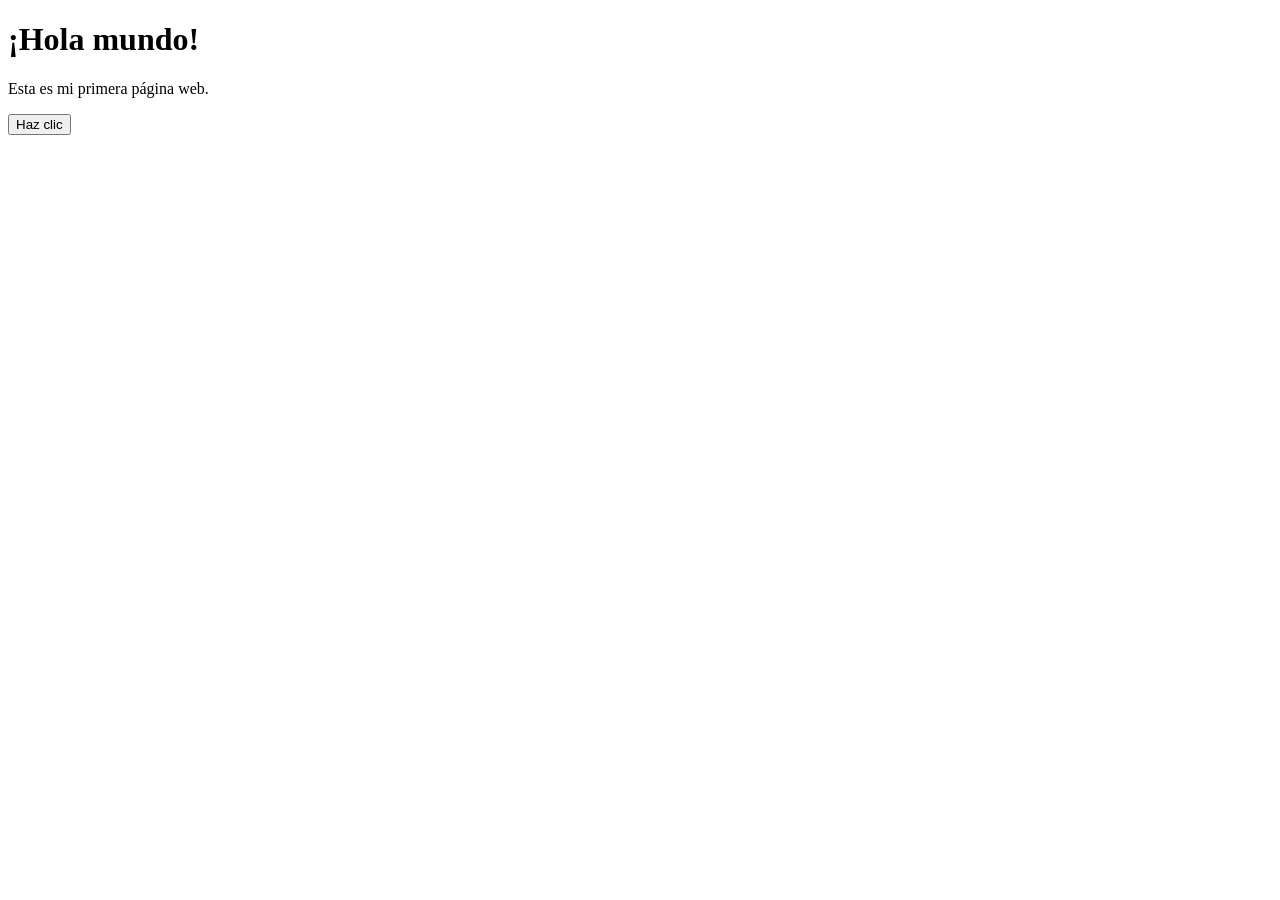
<file: grama.html>
<!DOCTYPE html>
<html>
<head>
    <title>Mi primera página</title>
</head>

<body>
    <h1>¡Hola mundo!</h1>
    <p>Esta es mi primera página web.</p>

    <button onclick="saludar()">Haz clic</button>

    <script>
        function saludar() {
            alert("¡Hola! Bienvenido a mi página.");
        }
    </script>
</body>
</html>
</file>
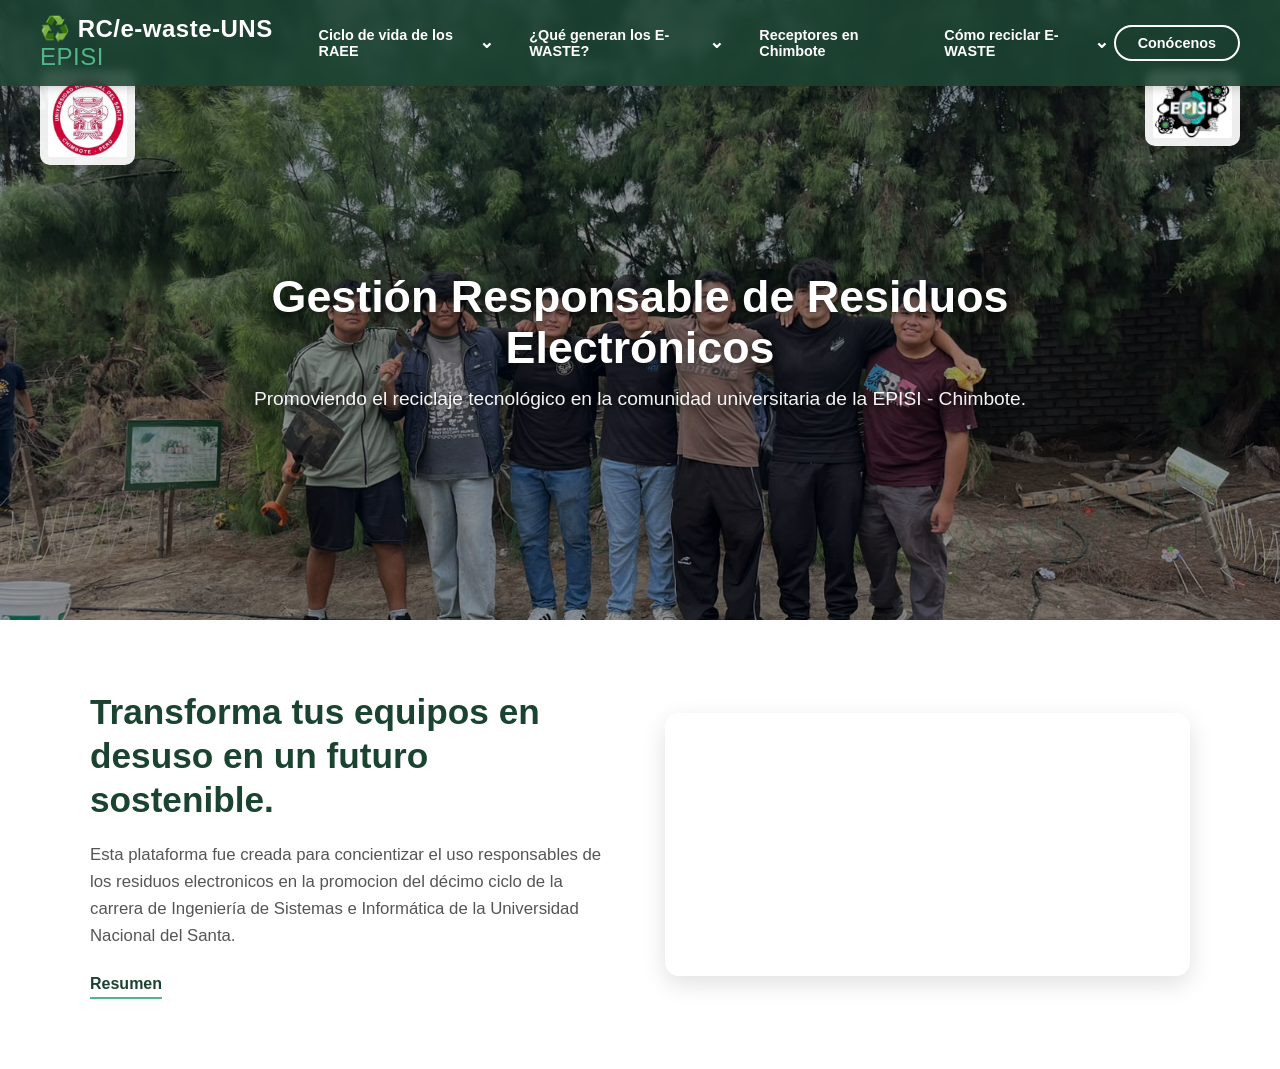
<file: pre_aplicacion.html>
<html lang="es">
<head>
    <meta charset="UTF-8">
    <meta name="viewport" content="width=device-width, initial-scale=1.0">
    <title>Gestión de RAEE - EPISI Chimbote</title>
    <link rel="stylesheet" href="estilos.css">
</head>
<body>

    <!-- BARRA DE NAVEGACIÓN SUPERIOR CON MENÚS DESPLEGABLES -->
    <header class="navbar">
        <div class="logo">
            <a href="pre_aplicacion.html">♻️ RC/e-waste-UNS <span>EPISI</span></a>
        </div>

        <nav class="menu-principal">
            <ul>
                <!-- Punto 1: Ciclo de vida -->
                <li class="dropdown">
                    <a href="#ciclo-vida">Ciclo de vida de los RAEE <span class="flecha">⌄</span></a>
                    <ul class="submenu">
                        <li><a href="definicion.html">Definición</a></li>
                        <li><a href="eficiencia.html">Eficiencia energética de aparatos electrónicos</a></li>
                        <li><a href="tiempo-vida.html">Tiempo de vida útil de aparatos electrónicos</a></li>
                    </ul>
                </li>

                <!-- Punto 2: ¿Qué generan los E-WASTE? -->
                <li class="dropdown">
                    <a href="#impacto">¿Qué generan los E-WASTE? <span class="flecha">⌄</span></a>
                    <ul class="submenu">
                        <li><a href="suelo-agua.html">Contaminación del suelo y agua</a></li>
                        <li><a href="aire-clima.html">Contaminación de aire y cambio climático</a></li>
                        <li><a href="recursos.html">Agotamiento de recursos naturales</a></li>
                    </ul>
                </li>

                <!-- Punto 3: Receptores en Chimbote (Enlace directo) -->
                <li>
                    <a href="p-acopio.html">Receptores en Chimbote</a>
                </li>

                <!-- Punto 4: Cómo reciclar E-WASTE -->
                <li class="dropdown">
                    <a href="#como-reciclar">Cómo reciclar E-WASTE <span class="flecha">⌄</span></a>
                    <ul class="submenu">
                        <li><a href="clasificar.html">Cómo clasificar</a></li>
                        <li><a href="manipulacion.html">Manipulación de los E-WASTE</a></li>
                        <li><a href="entrega.html">Preparación y entrega segura</a></li>
                    </ul>
                </li>
            </ul>
        </nav>

      
        <div class="boton-nav">
            <a href="conocenos.html" class="btn-outline">Conócenos</a>
        </div>
    </header>

    <section class="hero-portada">
        <img src="uns.jpg" alt="Logouns" class="img-esquina-izq">
        <img src="EPICHI.jpg" alt="logoepisi" class="img-esquina-der">
        <div class="hero-overlay">
            <h1>Gestión Responsable de Residuos Electrónicos</h1>
            <p>Promoviendo el reciclaje tecnológico en la comunidad universitaria de la EPISI - Chimbote.</p>
        </div>
    </section>

    <!-- SECCIÓN INFERIOR DIVIDIDA (Texto y Video) -->
    <section class="seccion-dividida">
        <div class="columna-texto">
            <h2>Transforma tus equipos en desuso en un futuro sostenible.</h2>
            <p>
                Esta plataforma fue creada para concientizar el uso responsables de los residuos electronicos en la promocion del décimo ciclo de la carrera de Ingeniería de Sistemas e Informática de la Universidad Nacional del Santa.
            </p>
            <a href="capacitacion.html" class="btn-secundario">Resumen</a>
        </div>

        <div class="columna-media">
            
            <video autoplay muted loop playsinline class="video-destacado">
                <source src="video-reciclaje.mp4" type="video/mp4">
                Tu navegador no soporta la reproducción de videos.
            </video>
        </div>
    </section>

</body>
</html>
</file>
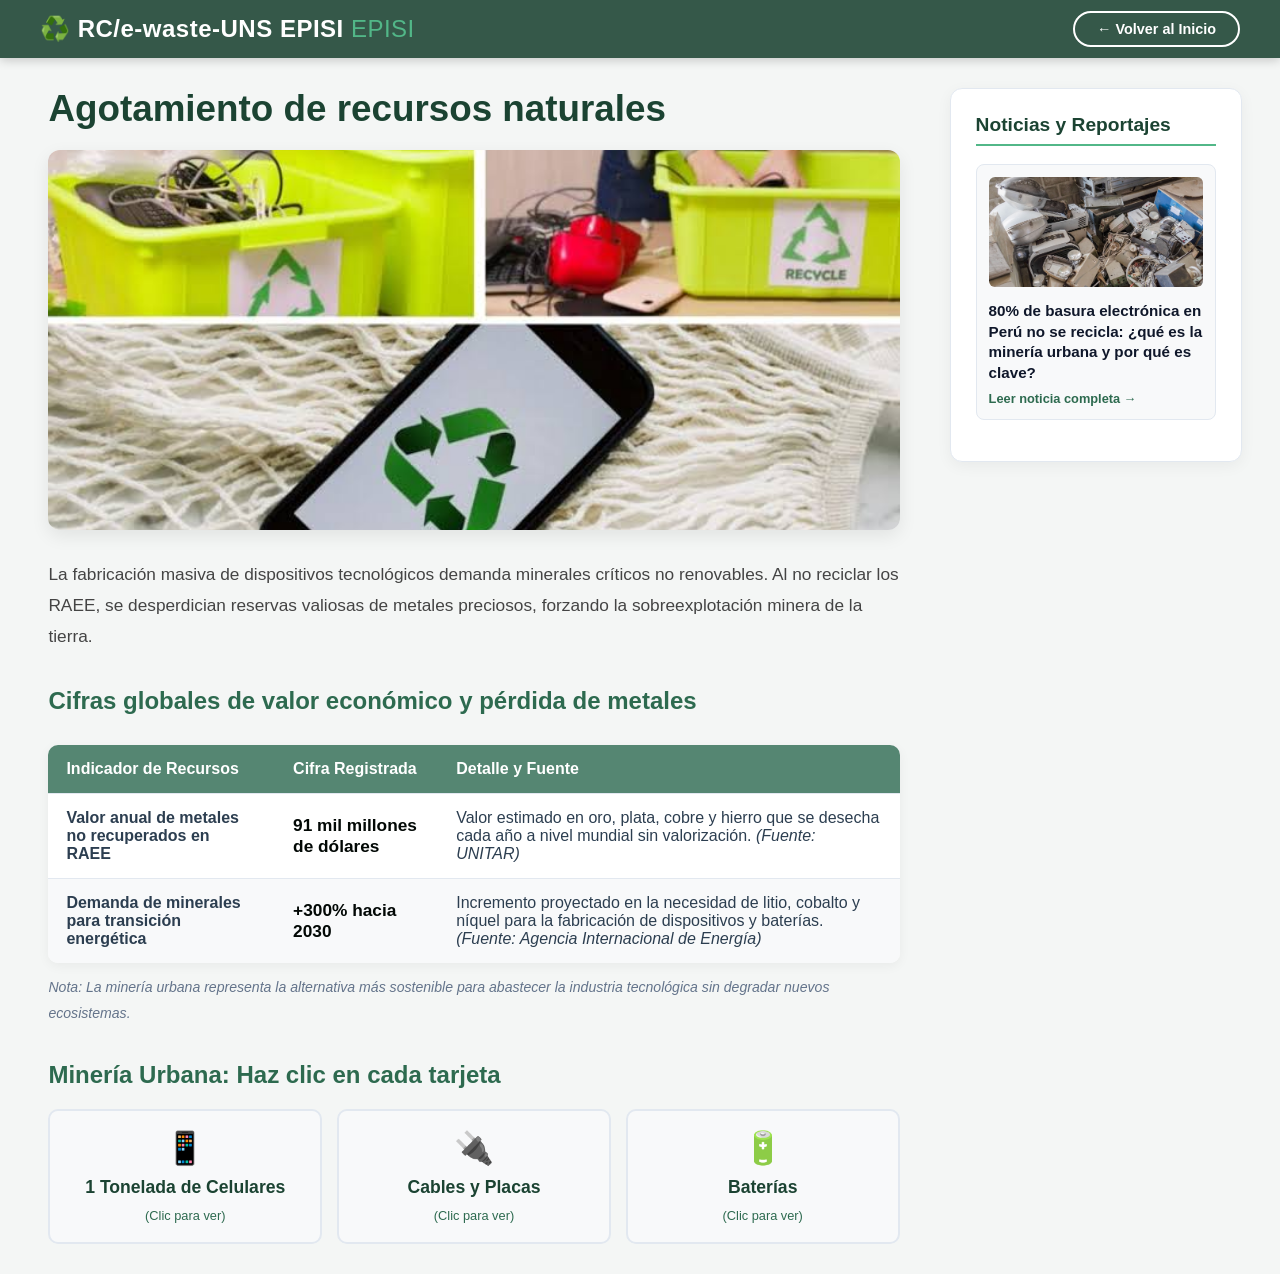
<file: recursos.html>
<!DOCTYPE html>
<html lang="es">
<head>
    <meta charset="UTF-8">
    <meta name="viewport" content="width=device-width, initial-scale=1.0">
    <title>Agotamiento de Recursos Naturales - EPISI</title>
    <link rel="stylesheet" href="estilos.css">
    <style>
        body { 
            background-color: #f4f6f5; 
            color: #2c3e50; 
            margin: 0; 
            font-family: 'Segoe UI', Tahoma, Geneva, Verdana, sans-serif;
        }
        .layout-dividido {
            display: flex; gap: 40px; width: 94%; max-width: 1600px;
            margin: 30px auto; align-items: flex-start;
        }
        .columna-izquierda { width: 75%; background: transparent; padding: 0 10px; }
        .columna-derecha {
            width: 25%; background: #ffffff; padding: 25px; border-radius: 12px;
            box-shadow: 0 4px 15px rgba(0, 0, 0, 0.05); border: 1px solid #e2e8f0;
            position: sticky; top: 25px;
        }

        h1 { color: #1b4332; font-size: 2.3rem; margin-bottom: 20px; margin-top: 0; font-weight: 800; }
        h2 { color: #2d6a4f; font-size: 1.5rem; margin-top: 35px; margin-bottom: 18px; }
        .titulo-noticias { color: #1b4332; font-size: 1.2rem; margin-bottom: 18px; border-bottom: 2px solid #52b788; padding-bottom: 8px; }
        p { font-size: 1.08rem; color: #444; line-height: 1.8; margin-bottom: 20px; }

        .img-destacada { width: 100%; height: 380px; object-fit: cover; border-radius: 12px; margin-bottom: 25px; box-shadow: 0 6px 18px rgba(0, 0, 0, 0.08); }

        /* Cuadrícula interactiva de minería urbana */
        .grid-minerales { display: grid; grid-template-columns: repeat(3, 1fr); gap: 15px; margin-top: 20px; }
        .mineral-card {
            background: #f8f9fa; border: 2px solid #e2e8f0; border-radius: 10px;
            padding: 18px; text-align: center; cursor: pointer; transition: all 0.25s ease;
        }
        .mineral-card:hover { border-color: #2d6a4f; transform: translateY(-4px); background: #edf7f2; }
        .mineral-card h4 { color: #1b4332; margin: 10px 0 8px 0; font-size: 1.1rem; }
        .mineral-detalle { display: none; font-size: 0.9rem; color: #333; margin-top: 10px; padding-top: 10px; border-top: 1px dashed #cbd5e1; }
        .mineral-card.revelado .mineral-detalle { display: block; }

        /* Tabla de cifras */
        .tabla-cifras {
            width: 100%; border-collapse: collapse; margin: 30px 0 12px 0;
            background-color: #ffffff; border-radius: 10px; overflow: hidden;
            box-shadow: 0 3px 12px rgba(0, 0, 0, 0.05);
        }
        .tabla-cifras th, .tabla-cifras td { padding: 15px 18px; text-align: left; border-bottom: 1px solid #e2e8f0; font-size: 1rem; }
        .tabla-cifras th { background-color: #558672; color: #ffffff; font-weight: 700; }
        .tabla-cifras tr:last-child td { border-bottom: none; }
        .tabla-cifras tr:nth-child(even) { background-color: #f8f9fa; }
        .cifra-destacada { font-weight: 800; color: #020805; font-size: 1.08rem; }
        .fuente-tabla { font-size: 0.88rem; color: #64748b; font-style: italic; margin-bottom: 30px; }

        .card-noticia-lateral {
            display: block; background: #f8f9fa; border: 1px solid #e2e8f0; border-radius: 8px;
            padding: 12px; margin-bottom: 16px; text-decoration: none; color: inherit;
            transition: transform 0.2s, box-shadow 0.2s;
        }
        .card-noticia-lateral:hover { transform: translateY(-3px); box-shadow: 0 6px 14px rgba(0, 0, 0, 0.08); border-color: #52b788; }
        .card-noticia-lateral img { width: 100%; height: 110px; object-fit: cover; border-radius: 6px; margin-bottom: 10px; }
        .card-noticia-lateral h4 { font-size: 0.95rem; color: #0f172a; margin: 0 0 6px 0; line-height: 1.35; }
        .card-noticia-lateral span { font-size: 0.8rem; color: #2d6a4f; font-weight: 600; }

        @media (max-width: 992px) {
            .layout-dividido { flex-direction: column; width: 95%; }
            .columna-izquierda, .columna-derecha { width: 100%; }
            .columna-derecha { position: static; margin-top: 30px; }
            .grid-minerales { grid-template-columns: 1fr; }
            .img-destacada { height: 240px; }
        }
    </style>
</head>
<body>

    <header class="navbar" style="position: relative;">
        <div class="logo"><a href="index.html">♻️ RC/e-waste-UNS EPISI <span>EPISI</span></a></div>
        <div class="boton-nav"><a href="index.html" class="btn-outline">← Volver al Inicio</a></div>
    </header>

    <div class="layout-dividido">
        <main class="columna-izquierda">
            <h1>Agotamiento de recursos naturales</h1>
            
            <img src="ab.jpg" alt="Minería urbana y recuperación de metales" class="img-destacada">

            <p>
                La fabricación masiva de dispositivos tecnológicos demanda minerales críticos no renovables. Al no reciclar los RAEE, se desperdician reservas valiosas de metales preciosos, forzando la sobreexplotación minera de la tierra.
            </p>

            <h2>Cifras globales de valor económico y pérdida de metales</h2>
            <table class="tabla-cifras">
                <thead>
                    <tr>
                        <th>Indicador de Recursos</th>
                        <th>Cifra Registrada</th>
                        <th>Detalle y Fuente</th>
                    </tr>
                </thead>
                <tbody>
                    <tr>
                        <td><strong>Valor anual de metales no recuperados en RAEE</strong></td>
                        <td><span class="cifra-destacada">91 mil millones de dólares</span></td>
                        <td>Valor estimado en oro, plata, cobre y hierro que se desecha cada año a nivel mundial sin valorización. <em>(Fuente: UNITAR)</em></td>
                    </tr>
                    <tr>
                        <td><strong>Demanda de minerales para transición energética</strong></td>
                        <td><span class="cifra-destacada">+300% hacia 2030</span></td>
                        <td>Incremento proyectado en la necesidad de litio, cobalto y níquel para la fabricación de dispositivos y baterías. <em>(Fuente: Agencia Internacional de Energía)</em></td>
                    </tr>
                </tbody>
            </table>
            <p class="fuente-tabla">Nota: La minería urbana representa la alternativa más sostenible para abastecer la industria tecnológica sin degradar nuevos ecosistemas.</p>

            <h2>Minería Urbana: Haz clic en cada tarjeta</h2>
            <div class="grid-minerales">
                <div class="mineral-card" onclick="this.classList.toggle('revelado')">
                    <span style="font-size: 2rem;">📱</span>
                    <h4>1 Tonelada de Celulares</h4>
                    <span style="font-size: 0.8rem; color: #2d6a4f;">(Clic para ver)</span>
                    <div class="mineral-detalle">
                        Contiene hasta <strong>300 gramos de oro</strong>, además de plata y paladio de alta pureza.
                    </div>
                </div>

                <div class="mineral-card" onclick="this.classList.toggle('revelado')">
                    <span style="font-size: 2rem;">🔌</span>
                    <h4>Cables y Placas</h4>
                    <span style="font-size: 0.8rem; color: #2d6a4f;">(Clic para ver)</span>
                    <div class="mineral-detalle">
                        Permiten recuperar <strong>cobre</strong> ahorrando hasta un 85% de energía frente a la minería tradicional.
                    </div>
                </div>

                <div class="mineral-card" onclick="this.classList.toggle('revelado')">
                    <span style="font-size: 2rem;">🔋</span>
                    <h4>Baterías</h4>
                    <span style="font-size: 0.8rem; color: #2d6a4f;">(Clic para ver)</span>
                    <div class="mineral-detalle">
                        Aportan <strong>litio y cobalto</strong> indispensables para la fabricación de nuevas baterías.
                    </div>
                </div>
            </div>
        </main>

        <aside class="columna-derecha">
            <h3 class="titulo-noticias">Noticias y Reportajes</h3>
            <a href="https://vidayfuturo.pe/80-de-basura-electronica-en-peru-no-se-recicla-que-es-la-mineria-urbana-y-por-que-es-clave/" target="_blank" rel="noopener noreferrer" class="card-noticia-lateral">
                <img src="1.jpg" alt="..">
                <h4>80% de basura electrónica en Perú no se recicla: ¿qué es la minería urbana y por qué es clave?</h4>
                <span>Leer noticia completa →</span>
            </a>
        </aside>
    </div>
</body>
</html>
</file>
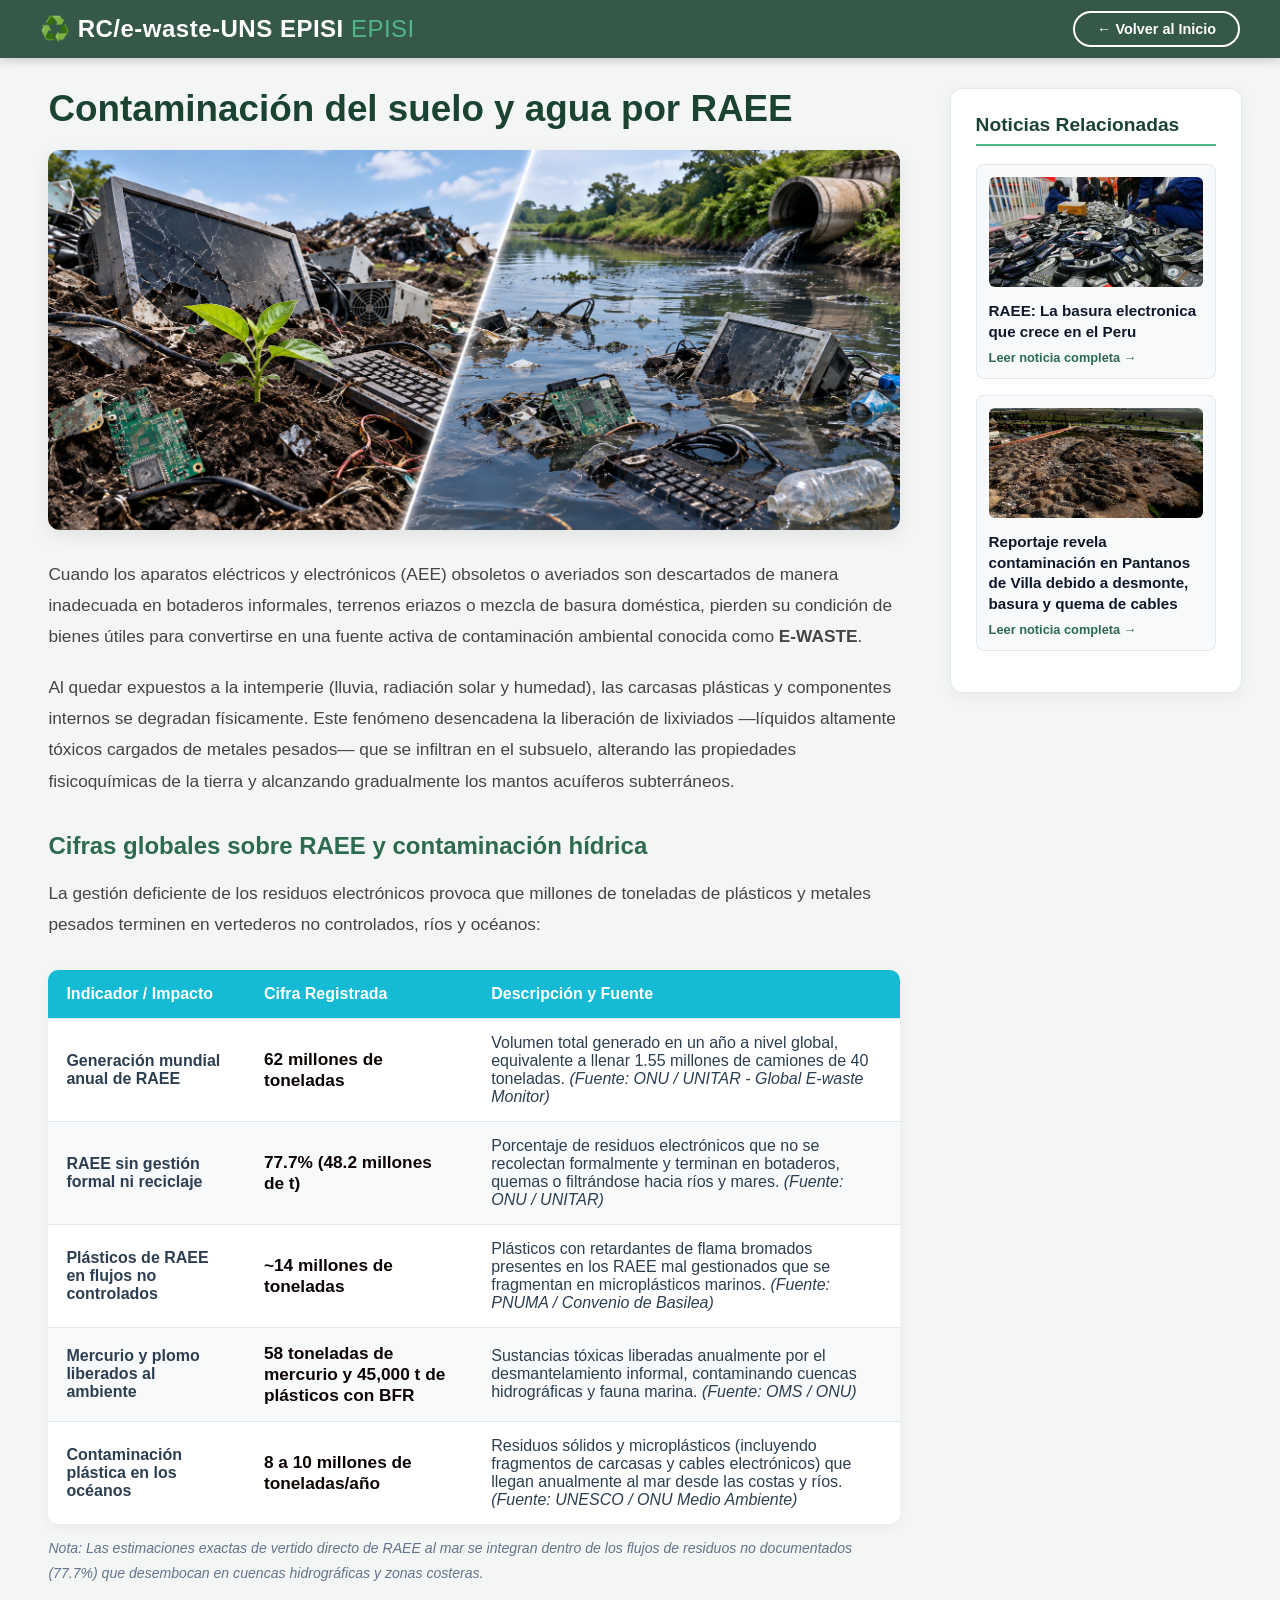
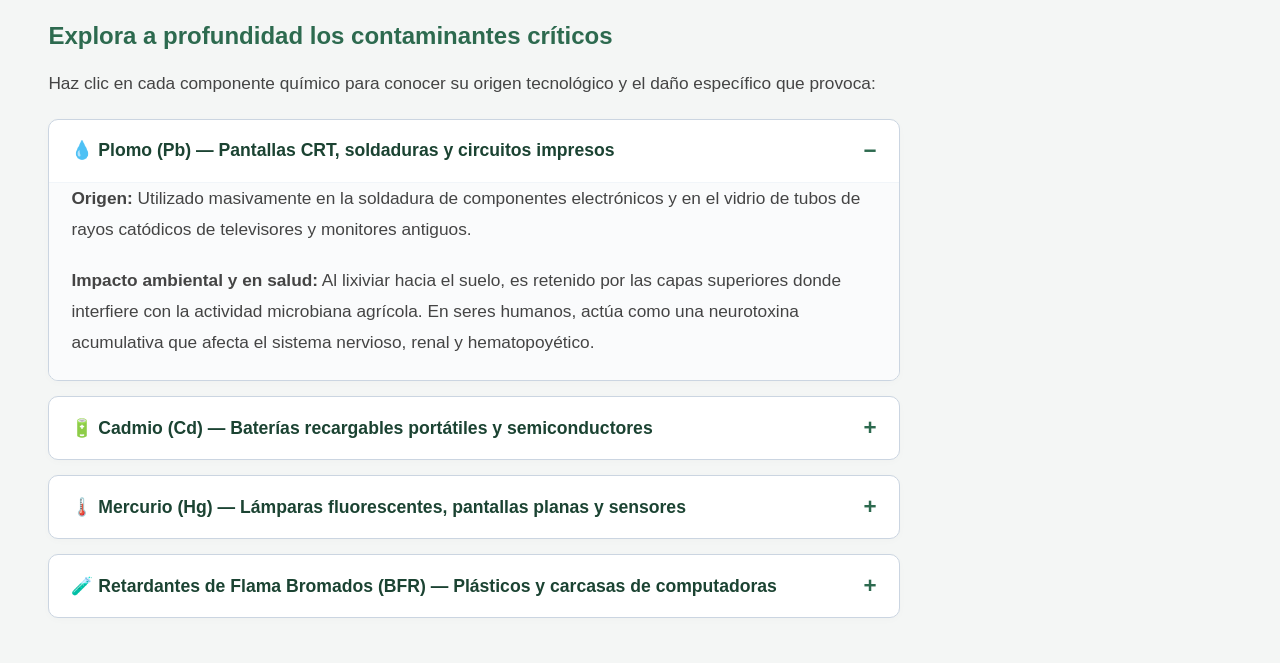
<file: suelo-agua.html>
<!DOCTYPE html>
<html lang="es">
<head>
    <meta charset="UTF-8">
    <meta name="viewport" content="width=device-width, initial-scale=1.0">
    <title>Contaminación del Suelo y Agua - EPISI</title>
    <link rel="stylesheet" href="estilos.css">
    <style>
        /* Fondo general y tipografía fluida */
        body { 
            background-color: #f4f6f5; 
            color: #2c3e50; 
            margin: 0; 
            font-family: 'Segoe UI', Tahoma, Geneva, Verdana, sans-serif;
        }
        
        /* Layout fluido de ancho completo (sin efecto de cuadro flotante) */
        .layout-dividido {
            display: flex;
            gap: 40px;
            width: 94%;
            max-width: 1600px;
            margin: 30px auto;
            align-items: flex-start;
        }

        /* Columna izquierda (75%): Contenido principal integrado a la interfaz */
        .columna-izquierda {
            width: 75%;
            background: transparent;
            padding: 0 10px;
        }

        /* Columna derecha (25%): Panel lateral de noticias */
        .columna-derecha {
            width: 25%;
            background: #ffffff;
            padding: 25px;
            border-radius: 12px;
            box-shadow: 0 4px 15px rgba(0, 0, 0, 0.05);
            border: 1px solid #e2e8f0;
            position: sticky;
            top: 25px;
        }

        /* Títulos sin líneas, solo espacios limpios */
        h1 {
            color: #1b4332;
            font-size: 2.3rem;
            margin-bottom: 20px;
            margin-top: 0;
            font-weight: 800;
        }
        h2 {
            color: #2d6a4f;
            font-size: 1.5rem;
            margin-top: 35px;
            margin-bottom: 18px;
        }
        .titulo-noticias {
            color: #1b4332;
            font-size: 1.2rem;
            margin-bottom: 18px;
            border-bottom: 2px solid #52b788;
            padding-bottom: 8px;
        }
        p {
            font-size: 1.08rem;
            color: #444;
            line-height: 1.8;
            margin-bottom: 20px;
        }

        /* Imagen principal estilizada */
        .img-destacada {
            width: 100%;
            height: 380px;
            object-fit: cover;
            border-radius: 12px;
            margin-bottom: 25px;
            box-shadow: 0 6px 18px rgba(0, 0, 0, 0.08);
        }

        /* Elementos Interactivos: Acordeón ampliado con más información */
        .acordeon-item {
            background: #ffffff;
            border: 1px solid #cbd5e1;
            border-radius: 10px;
            margin-bottom: 15px;
            overflow: hidden;
            box-shadow: 0 2px 8px rgba(0,0,0,0.02);
            transition: all 0.3s ease;
        }
        .acordeon-item:hover {
            border-color: #52b788;
            box-shadow: 0 4px 12px rgba(82, 183, 136, 0.15);
        }
        .acordeon-item summary {
            padding: 18px 22px;
            font-weight: 700;
            color: #1b4332;
            cursor: pointer;
            list-style: none;
            display: flex;
            justify-content: space-between;
            align-items: center;
            font-size: 1.1rem;
        }
        .acordeon-item summary::after {
            content: '+';
            font-size: 1.4rem;
            color: #2d6a4f;
            font-weight: bold;
        }
        .acordeon-item[open] summary::after {
            content: '−';
        }
        .acordeon-contenido {
            padding: 0 22px 22px 22px;
            color: #444;
            font-size: 1.02rem;
            line-height: 1.7;
            border-top: 1px solid #f1f5f9;
            background-color: #fafbfc;
        }

        /* Estilos para la tabla de cifras oficiales */
        .tabla-cifras {
            width: 100%;
            border-collapse: collapse;
            margin: 30px 0 12px 0;
            background-color: #ffffff;
            border-radius: 10px;
            overflow: hidden;
            box-shadow: 0 3px 12px rgba(0, 0, 0, 0.05);
        }
        .tabla-cifras th, .tabla-cifras td {
            padding: 15px 18px;
            text-align: left;
            border-bottom: 1px solid #e2e8f0;
            font-size: 1rem;
        }
        .tabla-cifras th {
            background-color: #15bad4;
            color: #ffffff;
            font-weight: 700;
        }
        .tabla-cifras tr:last-child td {
            border-bottom: none;
        }
        .tabla-cifras tr:nth-child(even) {
            background-color: #f8f9fa;
        }
        .cifra-destacada {
            font-weight: 800;
            color: #0d0503;
            font-size: 1.08rem;
        }
        .fuente-tabla {
            font-size: 0.88rem;
            color: #64748b;
            font-style: italic;
            margin-bottom: 30px;
        }

        /* Tarjetas de noticias en la barra derecha */
        .card-noticia-lateral {
            display: block;
            background: #f8f9fa;
            border: 1px solid #e2e8f0;
            border-radius: 8px;
            padding: 12px;
            margin-bottom: 16px;
            text-decoration: none;
            color: inherit;
            transition: transform 0.2s, box-shadow 0.2s;
        }
        .card-noticia-lateral:hover {
            transform: translateY(-3px);
            box-shadow: 0 6px 14px rgba(0, 0, 0, 0.08);
            border-color: #52b788;
        }
        .card-noticia-lateral img {
            width: 100%;
            height: 110px;
            object-fit: cover;
            border-radius: 6px;
            margin-bottom: 10px;
        }
        .card-noticia-lateral h4 {
            font-size: 0.95rem;
            color: #0f172a;
            margin: 0 0 6px 0;
            line-height: 1.35;
        }
        .card-noticia-lateral span {
            font-size: 0.8rem;
            color: #2d6a4f;
            font-weight: 600;
        }

        /* Responsive para dispositivos móviles */
        @media (max-width: 992px) {
            .layout-dividido {
                flex-direction: column;
                width: 95%;
            }
            .columna-izquierda, .columna-derecha {
                width: 100%;
            }
            .columna-derecha {
                position: static;
                margin-top: 30px;
            }
            .img-destacada { height: 240px; }
        }
    </style>
</head>
<body>

    <header class="navbar" style="position: relative;">
        <div class="logo"><a href="index.html">♻️ RC/e-waste-UNS EPISI <span>EPISI</span></a></div>
        <div class="boton-nav"><a href="index.html" class="btn-outline">← Volver al Inicio</a></div>
    </header>

    <div class="layout-dividido">
        
        <!-- COLUMNA IZQUIERDA (75%): CONTENIDO EXTENDIDO E INTERACTIVO -->
        <main class="columna-izquierda">
            <h1>Contaminación del suelo y agua por RAEE</h1>
            
            <img src="suelo-agua.png" alt="Impacto hídrico y de suelos por residuos electrónicos" class="img-destacada">

            <p>
                Cuando los aparatos eléctricos y electrónicos (AEE) obsoletos o averiados son descartados de manera inadecuada en botaderos informales, terrenos eriazos o mezcla de basura doméstica, pierden su condición de bienes útiles para convertirse en una fuente activa de contaminación ambiental conocida como <strong>E-WASTE</strong>.
            </p>

            <p>
                Al quedar expuestos a la intemperie (lluvia, radiación solar y humedad), las carcasas plásticas y componentes internos se degradan físicamente. Este fenómeno desencadena la liberación de lixiviados —líquidos altamente tóxicos cargados de metales pesados— que se infiltran en el subsuelo, alterando las propiedades fisicoquímicas de la tierra y alcanzando gradualmente los mantos acuíferos subterráneos.
            </p>

            <h2>Cifras globales sobre RAEE y contaminación hídrica</h2>
            <p>
                La gestión deficiente de los residuos electrónicos provoca que millones de toneladas de plásticos y metales pesados terminen en vertederos no controlados, ríos y océanos:
            </p>

            <table class="tabla-cifras">
                <thead>
                    <tr>
                        <th>Indicador / Impacto</th>
                        <th>Cifra Registrada</th>
                        <th>Descripción y Fuente</th>
                    </tr>
                </thead>
                <tbody>
                    <tr>
                        <td><strong>Generación mundial anual de RAEE</strong></td>
                        <td><span class="cifra-destacada">62 millones de toneladas</span></td>
                        <td>Volumen total generado en un año a nivel global, equivalente a llenar 1.55 millones de camiones de 40 toneladas. <em>(Fuente: ONU / UNITAR - Global E-waste Monitor)</em></td>
                    </tr>
                    <tr>
                        <td><strong>RAEE sin gestión formal ni reciclaje</strong></td>
                        <td><span class="cifra-destacada">77.7% (48.2 millones de t)</span></td>
                        <td>Porcentaje de residuos electrónicos que no se recolectan formalmente y terminan en botaderos, quemas o filtrándose hacia ríos y mares. <em>(Fuente: ONU / UNITAR)</em></td>
                    </tr>
                    <tr>
                        <td><strong>Plásticos de RAEE en flujos no controlados</strong></td>
                        <td><span class="cifra-destacada">~14 millones de toneladas</span></td>
                        <td>Plásticos con retardantes de flama bromados presentes en los RAEE mal gestionados que se fragmentan en microplásticos marinos. <em>(Fuente: PNUMA / Convenio de Basilea)</em></td>
                    </tr>
                    <tr>
                        <td><strong>Mercurio y plomo liberados al ambiente</strong></td>
                        <td><span class="cifra-destacada">58 toneladas de mercurio y 45,000 t de plásticos con BFR</span></td>
                        <td>Sustancias tóxicas liberadas anualmente por el desmantelamiento informal, contaminando cuencas hidrográficas y fauna marina. <em>(Fuente: OMS / ONU)</em></td>
                    </tr>
                    <tr>
                        <td><strong>Contaminación plástica en los océanos</strong></td>
                        <td><span class="cifra-destacada">8 a 10 millones de toneladas/año</span></td>
                        <td>Residuos sólidos y microplásticos (incluyendo fragmentos de carcasas y cables electrónicos) que llegan anualmente al mar desde las costas y ríos. <em>(Fuente: UNESCO / ONU Medio Ambiente)</em></td>
                    </tr>
                </tbody>
            </table>
            <p class="fuente-tabla">
                Nota: Las estimaciones exactas de vertido directo de RAEE al mar se integran dentro de los flujos de residuos no documentados (77.7%) que desembocan en cuencas hidrográficas y zonas costeras.
            </p>

            <h2>Explora a profundidad los contaminantes críticos</h2>
            <p>Haz clic en cada componente químico para conocer su origen tecnológico y el daño específico que provoca:</p>

            <details class="acordeon-item" open>
                <summary>💧 Plomo (Pb) — Pantallas CRT, soldaduras y circuitos impresos</summary>
                <div class="acordeon-contenido">
                    <p><strong>Origen:</strong> Utilizado masivamente en la soldadura de componentes electrónicos y en el vidrio de tubos de rayos catódicos de televisores y monitores antiguos.</p>
                    <p style="margin-bottom: 0;"><strong>Impacto ambiental y en salud:</strong> Al lixiviar hacia el suelo, es retenido por las capas superiores donde interfiere con la actividad microbiana agrícola. En seres humanos, actúa como una neurotoxina acumulativa que afecta el sistema nervioso, renal y hematopoyético.</p>
                </div>
            </details>

            <details class="acordeon-item">
                <summary>🔋 Cadmio (Cd) — Baterías recargables portátiles y semiconductores</summary>
                <div class="acordeon-contenido">
                    <p><strong>Origen:</strong> Presente en acumuladores de níquel-cadmio (Ni-Cd), interruptores antiguos y ciertos tipos de pigmentos termoplásticos.</p>
                    <p style="margin-bottom: 0;"><strong>Impacto ambiental y en salud:</strong> Posee una alta movilidad en suelos ácidos. Es absorbido con gran facilidad por las raíces de las plantas, bioacumulándose en la cadena trófica y generando daños graves en el tejido óseo y tubular renal.</p>
                </div>
            </details>

            <details class="acordeon-item">
                <summary>🌡️ Mercurio (Hg) — Lámparas fluorescentes, pantallas planas y sensores</summary>
                <div class="acordeon-contenido">
                    <p><strong>Origen:</strong> Utilizado en la retroiluminación de pantallas LCD planas, interruptores de posición y celdas de conmutación.</p>
                    <p style="margin-bottom: 0;"><strong>Impacto ambiental y en salud:</strong> Al entrar en contacto con cuerpos de agua, los microorganismos acuáticos lo transforman en metilmercurio, un compuesto orgánico altamente tóxico que se concentra en los organismos de la cadena alimentaria marina.</p>
                </div>
            </details>

            <details class="acordeon-item">
                <summary>🧪 Retardantes de Flama Bromados (BFR) — Plásticos y carcasas de computadoras</summary>
                <div class="acordeon-contenido">
                    <p><strong>Origen:</strong> Compuestos químicos añadidos a los plásticos de impresoras, CPUs y portátiles para reducir su inflamabilidad.</p>
                    <p style="margin-bottom: 0;"><strong>Impacto ambiental y en salud:</strong> Son sustancias extremadamente persistentes en el medio acuático que actúan como disruptores endocrinos, alterando el equilibrio hormonal y reproductivo de la fauna silvestre.</p>
                </div>
            </details>
        </main>

        <!-- COLUMNA DERECHA (25%): TÍTULO Y LINKS DE NOTICIAS -->
        <aside class="columna-derecha">
            <h3 class="titulo-noticias">Noticias Relacionadas</h3>

            <a href="https://www.pucp.edu.pe/climadecambios/noticias/raee-la-basura-electronica-que-crece-en-el-peru/" target="_blank" rel="noopener noreferrer" class="card-noticia-lateral">
                <img src="Portada_-Infobae.jpg" alt="..">
                <h4>RAEE: La basura electronica que crece en el Peru</h4>
                <span>Leer noticia completa →</span>
            </a>

            <a href="https://actualidadambiental.pe/reportaje-revela-contaminacion-en-pantanos-de-villa-debido-a-desmonte-basura-y-quema-de-cables/" target="_blank" rel="noopener noreferrer" class="card-noticia-lateral">
                <img src="nt1-1.jpg" alt="Suelos contaminados">
                <h4>Reportaje revela contaminación en Pantanos de Villa debido a desmonte, basura y quema de cables</h4>
                <span>Leer noticia completa →</span>
            </a>
        </aside>

    </div>

</body>
</html>
</file>
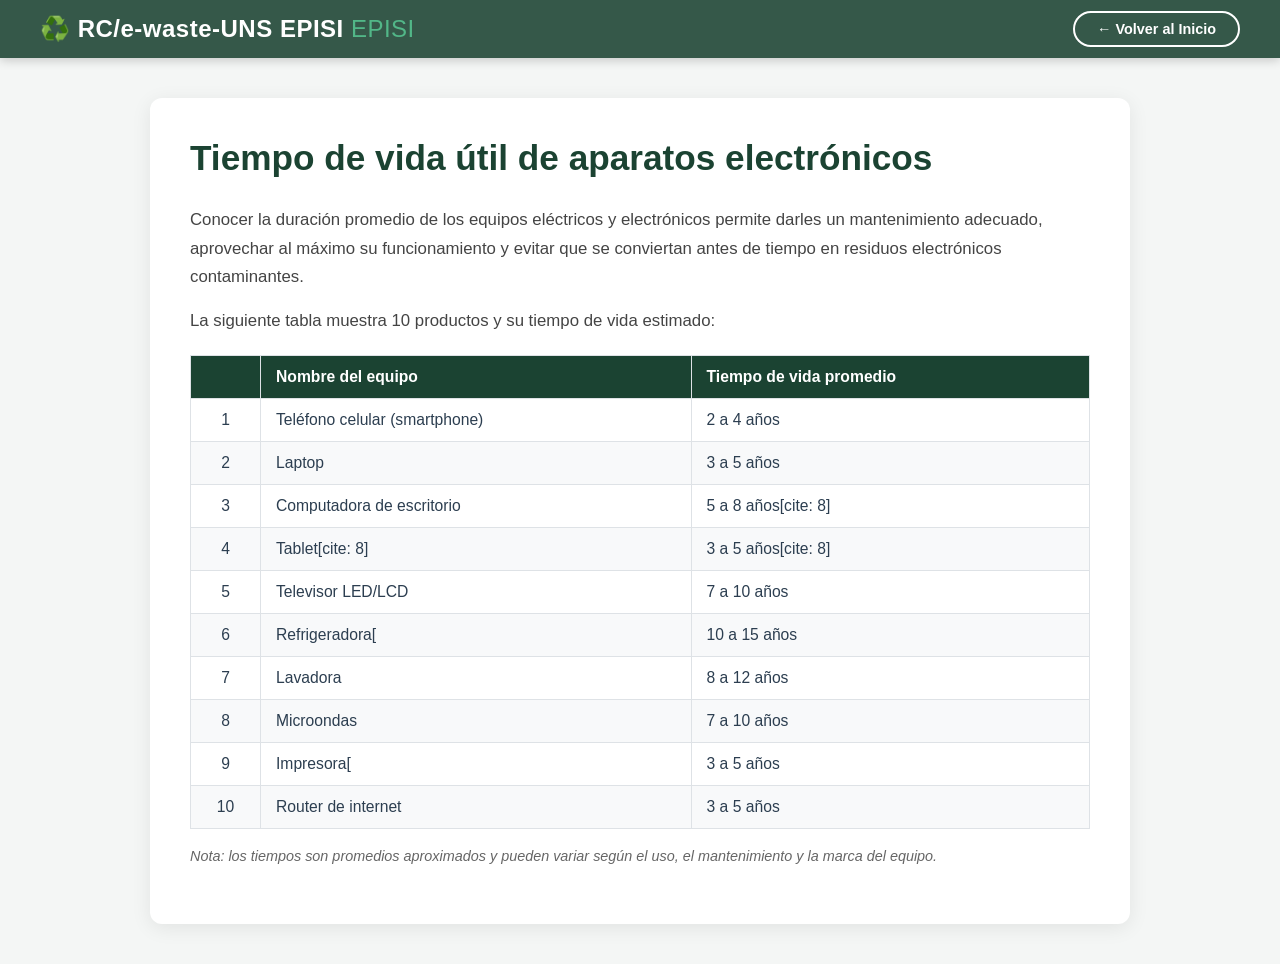
<file: tiempo-vida.html>
<!DOCTYPE html>
<html lang="es">
<head>
    <meta charset="UTF-8">
    <meta name="viewport" content="width=device-width, initial-scale=1.0">
    <title>Tiempo de Vida Útil - RAEE EPISI</title>
    <link rel="stylesheet" href="estilos.css">
    <style>
        body { background-color: #f4f6f5; color: #2c3e50; }
        .contenido-principal {
            max-width: 980px; margin: 40px auto; padding: 40px;
            background: #ffffff; border-radius: 12px;
            box-shadow: 0 4px 20px rgba(0, 0, 0, 0.08);
        }
        
        h1 {
        color: #1b4332;
        font-size: 2.2rem;
        margin-bottom: 28px; /* Controla el espacio vacío debajo del título */
}
        p { font-size: 1.05rem; color: #444; line-height: 1.7; margin-bottom: 15px; }
        .tabla-estilizada { width: 100%; border-collapse: collapse; margin-top: 20px; margin-bottom: 15px; font-size: 0.98rem; }
        .tabla-estilizada th, .tabla-estilizada td { border: 1px solid #dee2e6; padding: 12px 15px; text-align: left; }
        .tabla-estilizada th { background-color: #1b4332; color: #ffffff; }
        .tabla-estilizada tr:nth-child(even) { background-color: #f8f9fa; }
        .nota-pie { font-size: 0.9rem; color: #666; font-style: italic; }
    </style>
</head>
<body>

    <header class="navbar" style="position: relative;">
        <div class="logo"><a href="index.html">♻️ RC/e-waste-UNS EPISI <span>EPISI</span></a></div>
        <div class="boton-nav"><a href="index.html" class="btn-outline">← Volver al Inicio</a></div>
    </header>

    <main class="contenido-principal">
        <h1>Tiempo de vida útil de aparatos electrónicos</h1>
        <p>
            Conocer la duración promedio de los equipos eléctricos y electrónicos permite darles un mantenimiento adecuado, aprovechar al máximo su funcionamiento y evitar que se conviertan antes de tiempo en residuos electrónicos contaminantes.
        </p>
        <p>
            La siguiente tabla muestra 10 productos y su tiempo de vida estimado:
        </p>

        <table class="tabla-estilizada">
            <thead>
                <tr>
                    <th style="width: 70px; text-align: center;"></th>
                    <th>Nombre del equipo</th>
                    <th>Tiempo de vida promedio</th>
                </tr>
            </thead>
            <tbody>
                <tr>
                    <td style="text-align: center;">1</td>
                    <td>Teléfono celular (smartphone)</td>
                    <td>2 a 4 años</td>
                </tr>
                <tr>
                    <td style="text-align: center;">2</td>
                    <td>Laptop</td>
                    <td>3 a 5 años</td>
                </tr>
                <tr>
                    <td style="text-align: center;">3</td>
                    <td>Computadora de escritorio</td>
                    <td>5 a 8 años[cite: 8]</td>
                </tr>
                <tr>
                    <td style="text-align: center;">4</td>
                    <td>Tablet[cite: 8]</td>
                    <td>3 a 5 años[cite: 8]</td>
                </tr>
                <tr>
                    <td style="text-align: center;">5</td>
                    <td>Televisor LED/LCD</td>
                    <td>7 a 10 años</td>
                </tr>
                <tr>
                    <td style="text-align: center;">6</td>
                    <td>Refrigeradora[</td>
                    <td>10 a 15 años</td>
                </tr>
                <tr>
                    <td style="text-align: center;">7</td>
                    <td>Lavadora</td>
                    <td>8 a 12 años</td>
                </tr>
                <tr>
                    <td style="text-align: center;">8</td>
                    <td>Microondas</td>
                    <td>7 a 10 años</td>
                </tr>
                <tr>
                    <td style="text-align: center;">9</td>
                    <td>Impresora[</td>
                    <td>3 a 5 años</td>
                </tr>
                <tr>
                    <td style="text-align: center;">10</td>
                    <td>Router de internet</td>
                    <td>3 a 5 años</td>
                </tr>
            </tbody>
        </table>
        <p class="nota-pie">
            Nota: los tiempos son promedios aproximados y pueden variar según el uso, el mantenimiento y la marca del equipo.
        </p>
    </main>

</body>
</html>
</file>
<file: estilos.css>
* {
    margin: 0;
    padding: 0;
    box-sizing: border-box;
    font-family: 'Segoe UI', Tahoma, Geneva, Verdana, sans-serif;
}

body {
    background-color: #ffffff;
    color: #2c3e50;
}

/* --- BARRA DE NAVEGACIÓN SUPERIOR SEMITRANSPARENTE --- */
.navbar {
    background-color: rgba(27, 67, 50, 0.88); /* Verde oscuro institucional con transparencia */
    backdrop-filter: blur(4px); /* Efecto difuminado moderno de fondo */
    color: #ffffff;
    display: flex;
    justify-content: space-between;
    align-items: center;
    padding: 15px 40px;
    position: fixed; /* Fija arriba para que la foto de fondo llegue hasta el borde superior */
    width: 100%;
    top: 0;
    left: 0;
    z-index: 1000;
    box-shadow: 0 2px 10px rgba(0, 0, 0, 0.2);
}

.logo a {
    color: #ffffff;
    font-size: 1.5rem;
    font-weight: 800;
    text-decoration: none;
    letter-spacing: 0.5px;
}

.logo span {
    color: #52b788;
    font-weight: 400;
}

/* Menú principal horizontal */
.menu-principal ul {
    list-style: none;
    display: flex;
    gap: 25px;
    align-items: center;
}

.menu-principal ul li {
    position: relative;
}

.menu-principal ul li a {
    color: #ffffff;
    text-decoration: none;
    font-size: 0.9rem;
    font-weight: 600;
    padding: 10px 5px;
    display: flex;
    align-items: center;
    gap: 5px;
    transition: color 0.3s ease;
}

.menu-principal ul li a:hover {
    color: #52b788;
}

.flecha {
    font-size: 1.1rem;
    line-height: 1;
}

/* --- CAJA DESPLEGABLE (SUBMENÚ BLANCO) --- */
.submenu {
    display: none !important;
    position: absolute;
    top: 100%;
    left: 0;
    background-color: #ffffff;
    min-width: 280px;
    box-shadow: 0 8px 20px rgba(0, 0, 0, 0.15);
    border-radius: 6px;
    padding: 10px 0;
    flex-direction: column !important;
    gap: 0 !important;
    z-index: 999;
}

.dropdown:hover .submenu {
    display: flex !important;
}

.submenu li {
    width: 100%;
}

.submenu li a {
    color: #1b4332 !important;
    padding: 12px 20px !important;
    font-size: 0.88rem !important;
    font-weight: 500 !important;
    display: block !important;
    border-bottom: 1px solid #f0f0f0;
    transition: background-color 0.2s, padding-left 0.2s;
}

.submenu li:last-child a {
    border-bottom: none;
}

.submenu li a:hover {
    background-color: #f1f8f5;
    color: #2d6a4f !important;
    padding-left: 25px !important;
}

/* Botón superior derecho ("Conócenos") */
.btn-outline {
    border: 2px solid #ffffff;
    color: #ffffff;
    padding: 8px 22px;
    border-radius: 25px;
    text-decoration: none;
    font-weight: 600;
    font-size: 0.9rem;
    transition: all 0.3s ease;
}

.btn-outline:hover {
    background-color: #ffffff;
    color: #1b4332;
}

/* --- PORTADA PRINCIPAL (HERO) CON TU IMAGEN DE FONDO --- */
.hero-portada {
    width: 100%;
    height: 620px; /* Altura panorámica amplia */
  
    background-image: linear-gradient(rgba(0, 0, 0, 0.42), rgba(0, 0, 0, 0.42)), url('imagen_apl.jpg');
    background-size: cover; 
    background-position: center 35%; 
    background-repeat: no-repeat;
    display: flex;
    justify-content: center;
    align-items: center;
    text-align: center;
    color: #ffffff;
    padding: 80px 20px 20px 20px; 
}

.hero-overlay {
    max-width: 850px;
    margin: 0 auto;
}

.hero-overlay h1 {
    font-size: 2.8rem;
    margin-bottom: 15px;
    text-shadow: 0 3px 10px rgba(0, 0, 0, 0.65);
}

.hero-overlay p {
    font-size: 1.2rem;
    text-shadow: 0 2px 8px rgba(0, 0, 0, 0.65);
    opacity: 0.95;
}


.seccion-dividida {
    max-width: 1150px;
    margin: 70px auto;
    padding: 0 25px;
    display: grid;
    grid-template-columns: 1fr 1fr;
    gap: 50px;
    align-items: center;
}

.columna-texto h2 {
    font-size: 2.2rem;
    color: #1b4332;
    line-height: 1.25;
    margin-bottom: 20px;
}

.columna-texto p {
    font-size: 1.05rem;
    color: #555;
    line-height: 1.6;
    margin-bottom: 25px;
}

.btn-secundario {
    display: inline-block;
    color: #1b4332;
    font-weight: 700;
    text-decoration: none;
    border-bottom: 2px solid #52b788;
    padding-bottom: 4px;
    transition: color 0.3s;
}

.btn-secundario:hover {
    color: #52b788;
}

.video-destacado {
    width: 100%;
    border-radius: 14px;
    box-shadow: 0 8px 25px rgba(0, 0, 0, 0.12);
}

/* --- RESPONSIVE PARA CELULARES Y TABLETS --- */
@media (max-width: 900px) {
    .navbar {
        flex-direction: column;
        position: relative;
        padding: 15px;
        gap: 15px;
    }
    .hero-portada {
        padding-top: 40px;
        height: 500px;
    }
    .menu-principal ul {
        flex-wrap: wrap;
        justify-content: center;
        gap: 12px;
    }
    .seccion-dividida {
        grid-template-columns: 1fr;
        text-align: center;
    }
    .hero-overlay h1 {
        font-size: 1.9rem;
    }
}
.hero-portada {
    position: relative; 
}

.img-esquina-izq,
.img-esquina-der {
    position: absolute;
    top: 70px;          /* <-- Aumentado a 55px para que bajen un poco más */
    width: 95px;        
    height: auto;       
    z-index: 10;        
    background: rgba(255, 255, 255, 0.92); /* Fondo blanco translúcido */
    padding: 8px;       
    border-radius: 10px;
    box-shadow: 0 4px 15px rgba(0, 0, 0, 0.3); 
    object-fit: contain;
}

.img-esquina-izq {
    left: 40px;
}

.img-esquina-der {
    right: 40px;
}

/* Ajuste para dispositivos móviles */
@media (max-width: 768px) {
    .img-esquina-izq,
    .img-esquina-der {
        width: 55px;
        top: 25px;
        padding: 5px;
    }
    .img-esquina-izq { left: 15px; }
    .img-esquina-der { right: 15px; }
}
</file>
